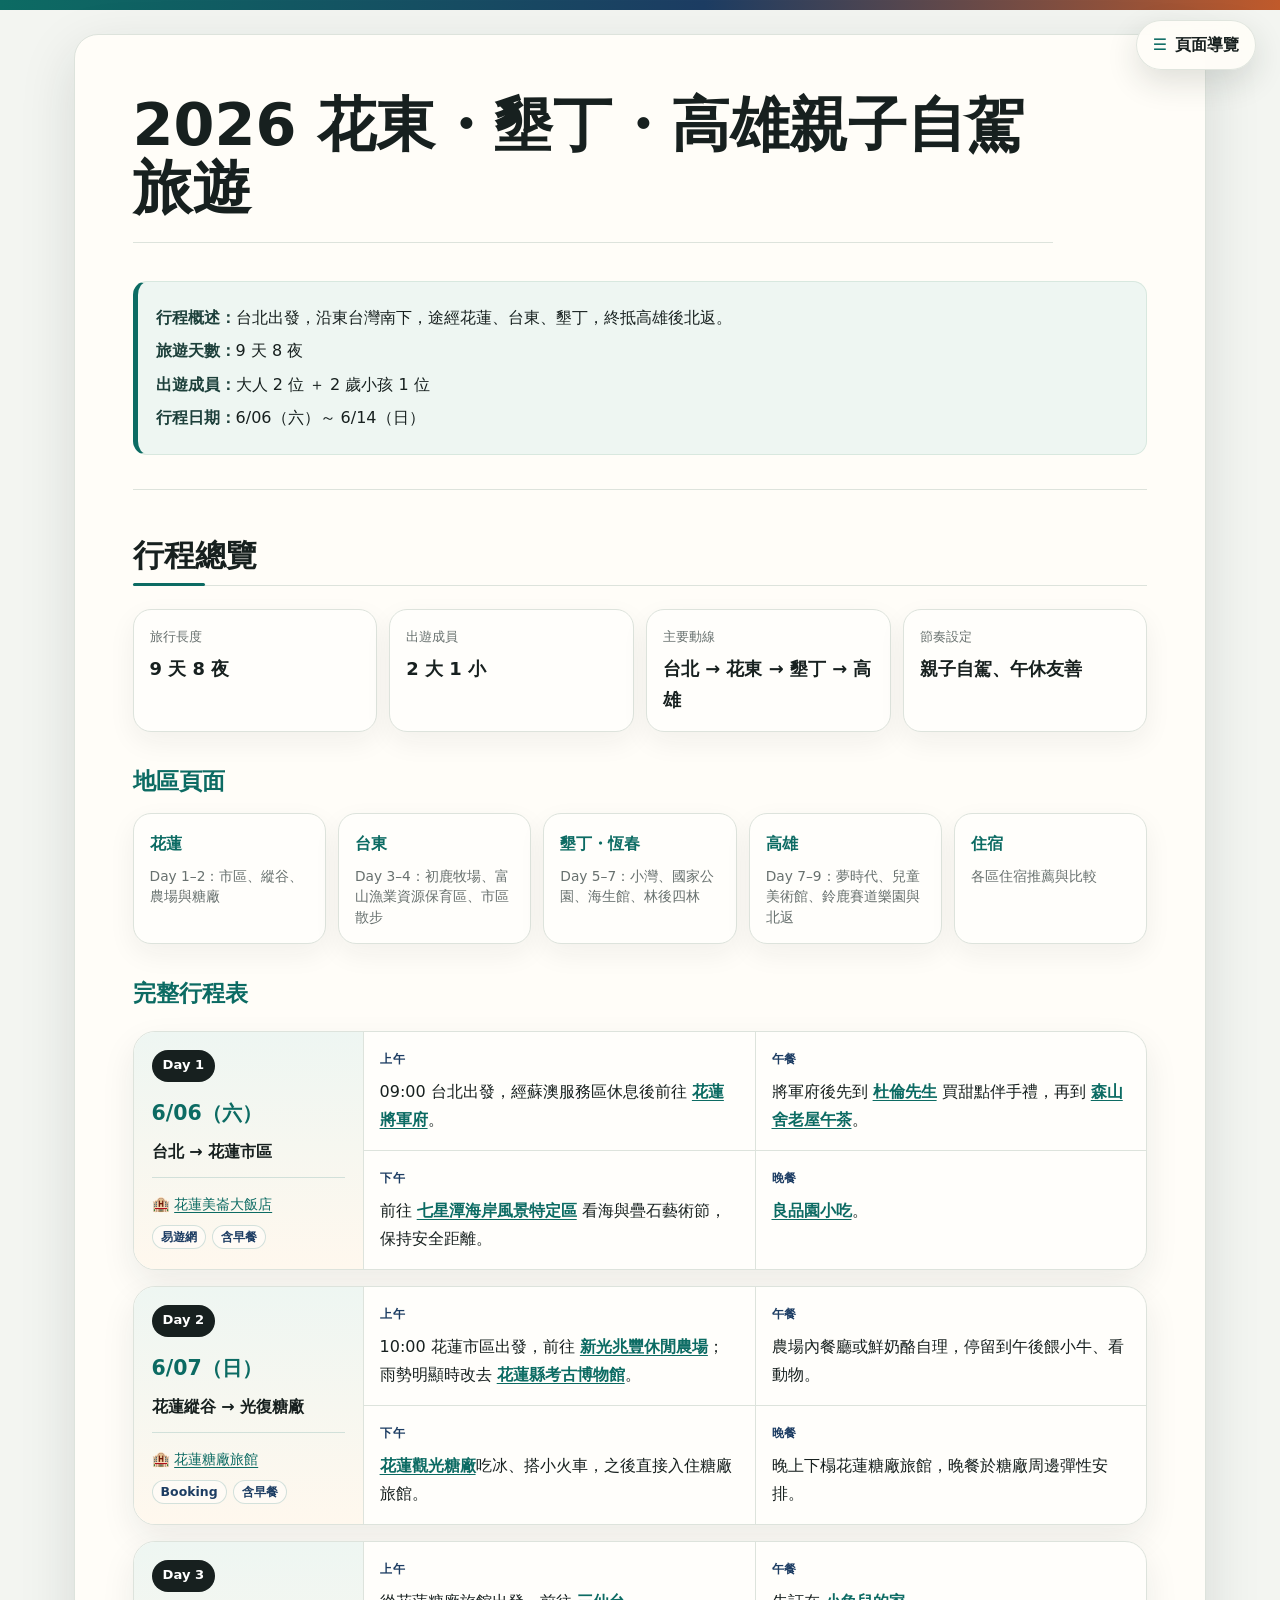
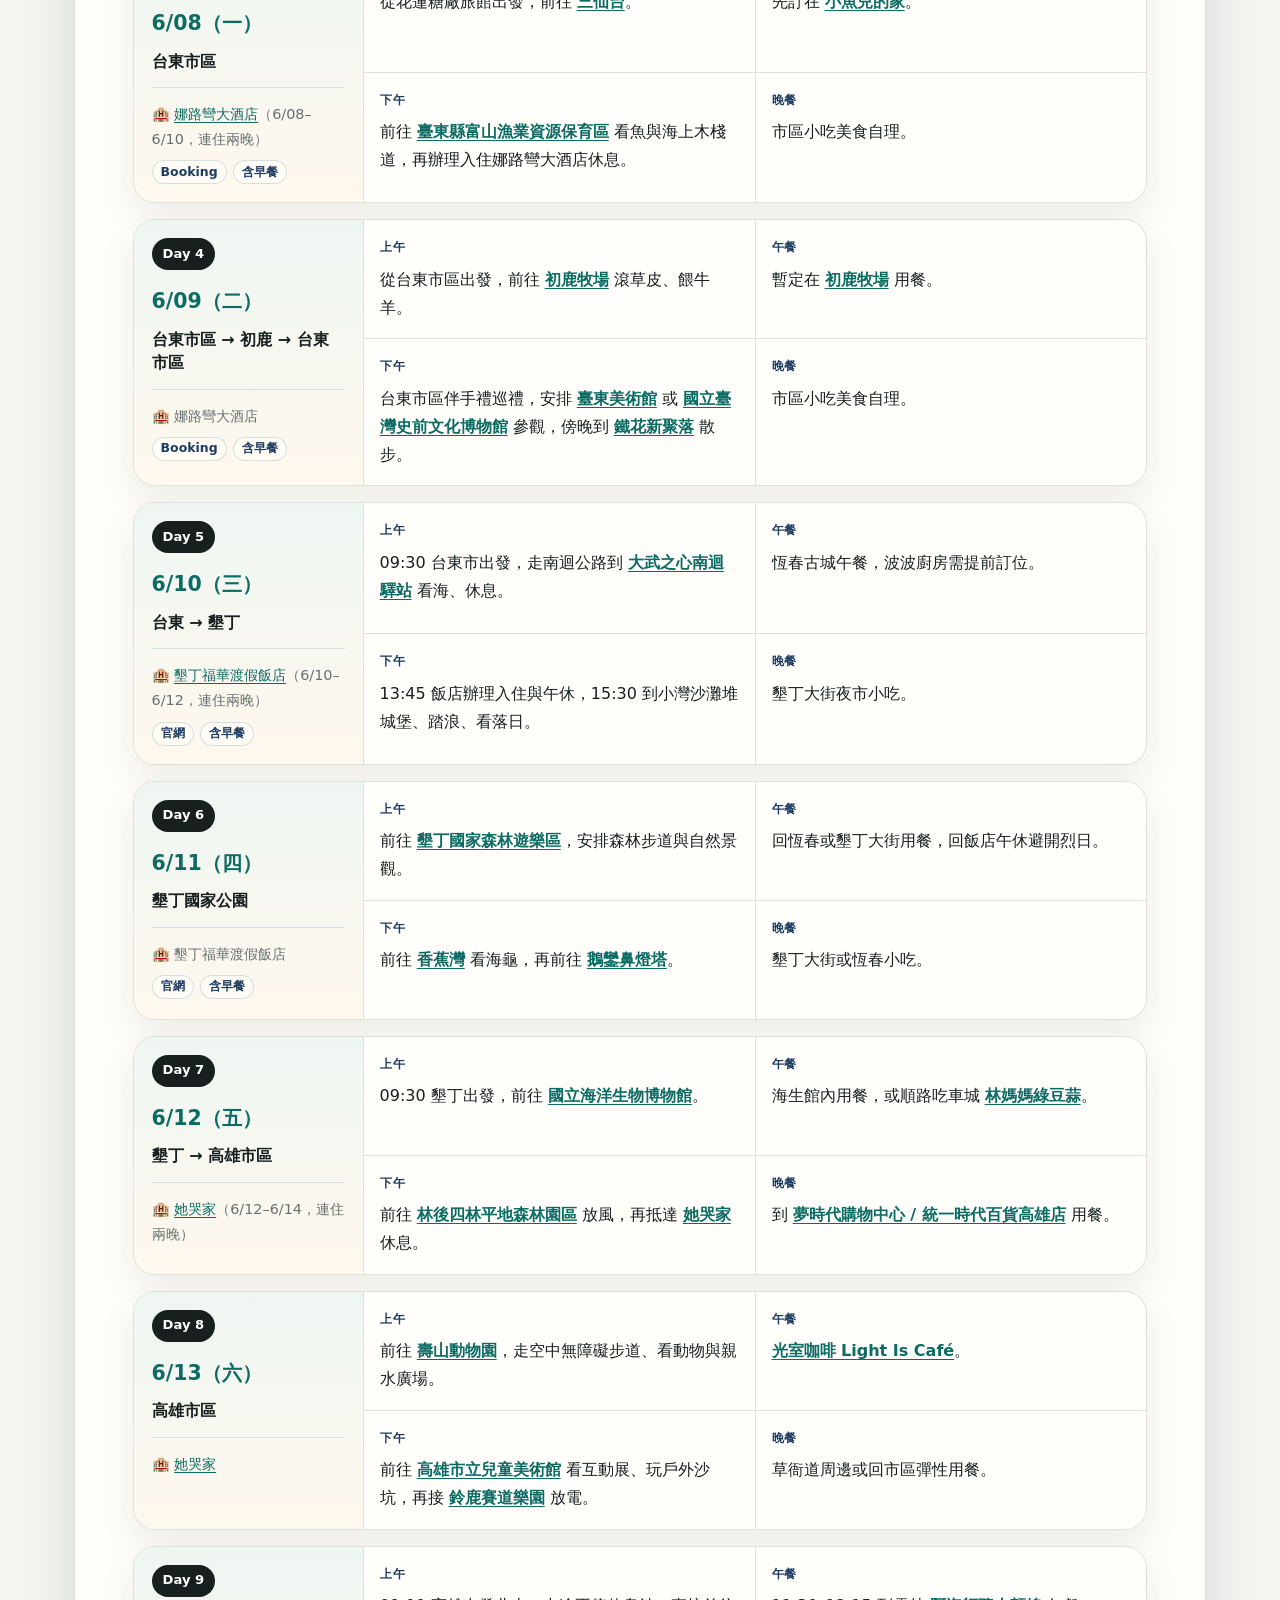
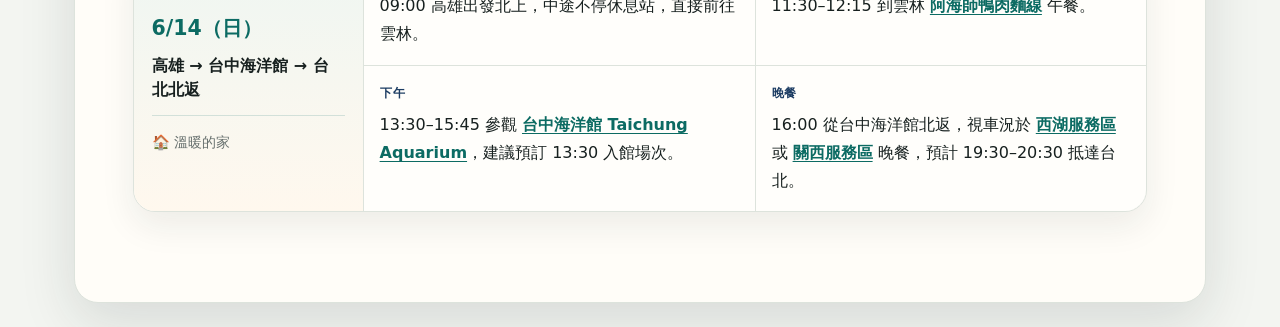
<file: index.html>
<!doctype html>
<html lang="zh-Hant">
  <head>
    <meta charset="utf-8">
    <meta name="viewport" content="width=device-width, initial-scale=1">
    <meta http-equiv="refresh" content="0; url=travel-report.html">
    <title>2026 花東・墾丁・高雄親子自駕旅遊</title>
    <link rel="canonical" href="travel-report.html">
  </head>
  <body>
    <p><a href="travel-report.html">前往行程總覽</a></p>
  </body>
</html>
</file>
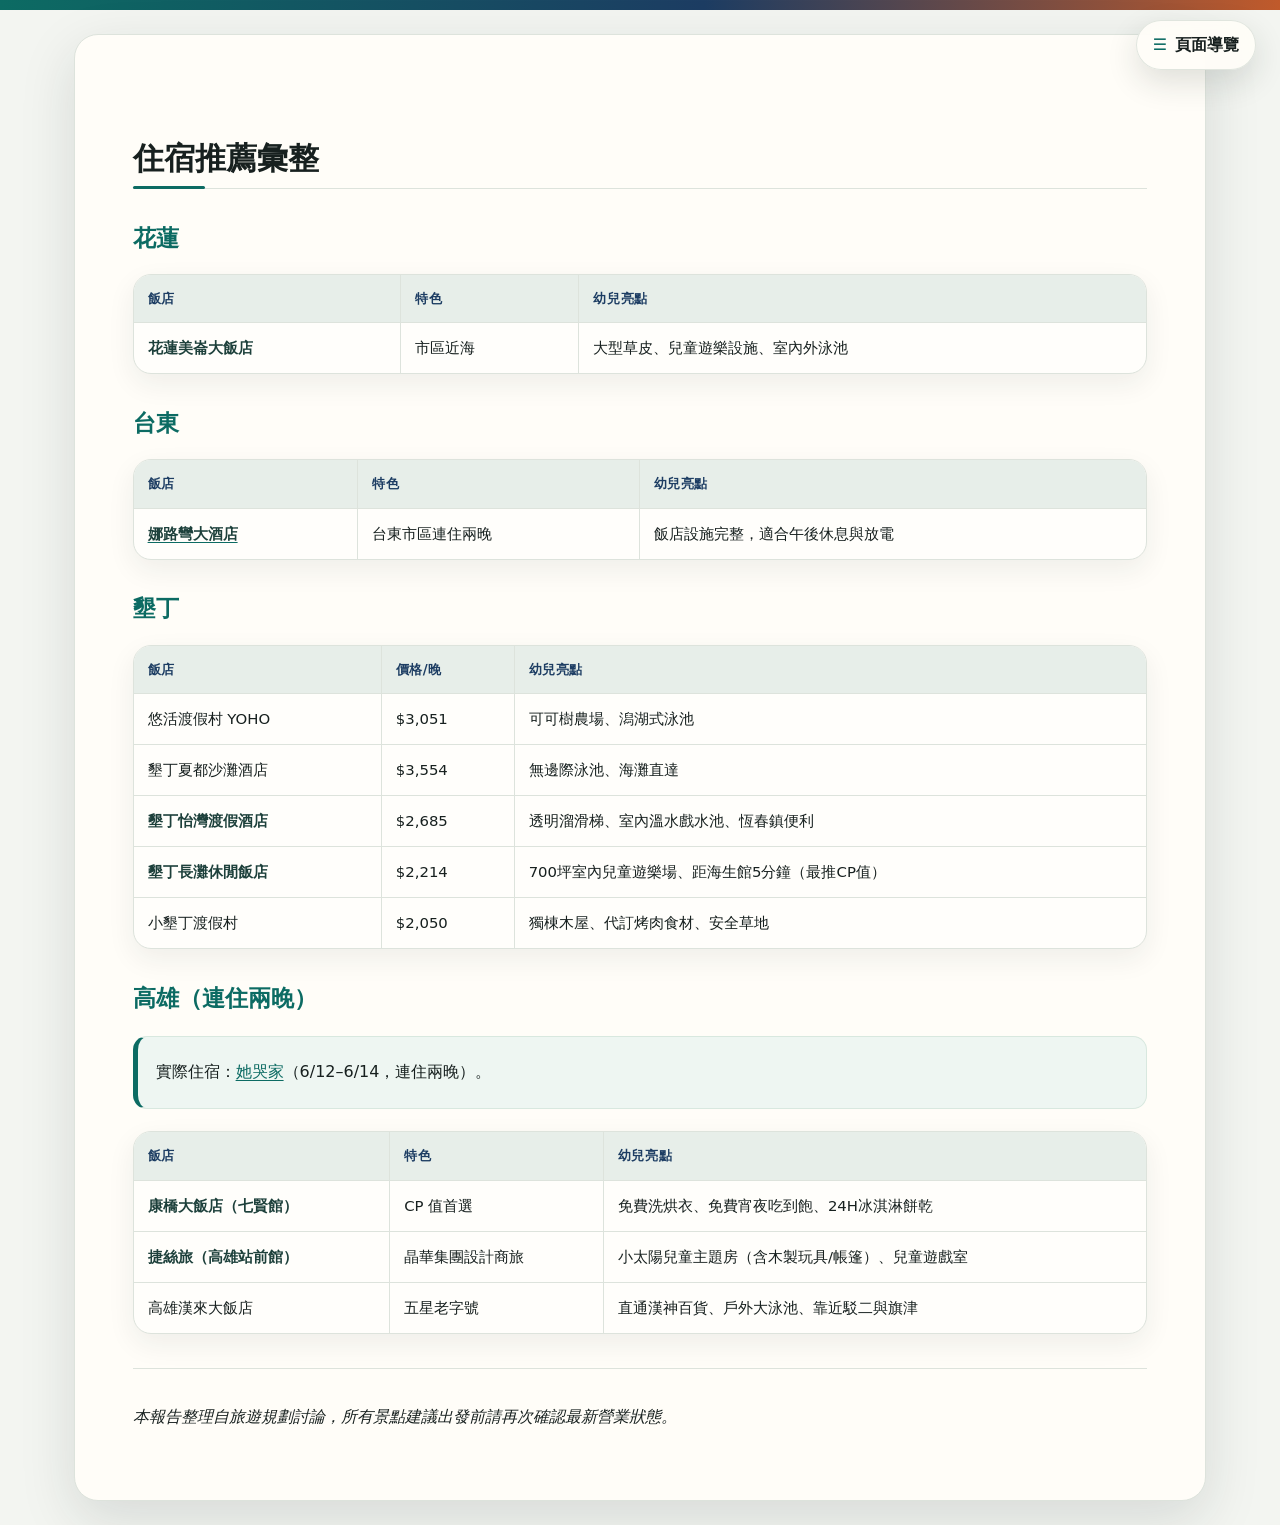
<file: hotels.html>
<!doctype html>
<html lang="zh-Hant">
  <head>
    <meta charset="utf-8">
    <meta name="viewport" content="width=device-width, initial-scale=1">
    <title>住宿推薦彙整｜2026 花東・墾丁・高雄親子自駕旅遊</title>
    <link rel="stylesheet" href="styles.css">
  </head>
  <body>
        <div class="shell">
      <aside class="site-nav"><details><summary>頁面導覽</summary>
        <nav><a class="level-2" href="travel-report.html#行程總覽">行程總覽</a><a class="level-3" href="travel-report.html#完整行程表">完整行程表</a><a class="level-2" href="hualien.html">花蓮 Day 1–2</a><a class="level-2" href="taitung.html">台東 Day 3–4</a><a class="level-2" href="kenting.html">墾丁・恆春 Day 5–7</a><a class="level-2" href="kaohsiung.html">高雄 Day 7–9</a><a class="level-2 current" href="hotels.html">住宿推薦彙整</a>
        </nav>
      </details>
      </aside>
      <main>
<h2 id="住宿推薦彙整"><a class="anchor" href="#住宿推薦彙整" aria-label="前往本段">#</a>住宿推薦彙整
        </h2>
        <h3 id="花蓮"><a class="anchor" href="#花蓮" aria-label="前往本段">#</a>花蓮
        </h3>
        <div class="table-wrap">
          <table>
            <thead>
              <tr>
                <th>
                  飯店
                </th>
                <th>
                  特色
                </th>
                <th>
                  幼兒亮點
                </th>
              </tr>
            </thead>
            <tbody>
              <tr>
                <td><strong>花蓮美崙大飯店</strong>
                </td>
                <td>
                  市區近海
                </td>
                <td>
                  大型草皮、兒童遊樂設施、室內外泳池
                </td>
              </tr>
            </tbody>
          </table>
        </div>
        <h3 id="台東"><a class="anchor" href="#台東" aria-label="前往本段">#</a>台東
        </h3>
        <div class="table-wrap">
          <table>
            <thead>
              <tr>
                <th>
                  飯店
                </th>
                <th>
                  特色
                </th>
                <th>
                  幼兒亮點
                </th>
              </tr>
            </thead>
            <tbody>
              <tr>
                <td><a href="https://maps.app.goo.gl/UTFdqZ2UegujuhDb8" target="_blank" rel="noopener noreferrer"><strong>娜路彎大酒店</strong></a>
                </td>
                <td>
                  台東市區連住兩晚
                </td>
                <td>
                  飯店設施完整，適合午後休息與放電
                </td>
              </tr>
            </tbody>
          </table>
        </div>
        <h3 id="墾丁"><a class="anchor" href="#墾丁" aria-label="前往本段">#</a>墾丁
        </h3>
        <div class="table-wrap">
          <table>
            <thead>
              <tr>
                <th>
                  飯店
                </th>
                <th>
                  價格/晚
                </th>
                <th>
                  幼兒亮點
                </th>
              </tr>
            </thead>
            <tbody>
              <tr>
                <td>
                  悠活渡假村 YOHO
                </td>
                <td>
                  $3,051
                </td>
                <td>
                  可可樹農場、潟湖式泳池
                </td>
              </tr>
              <tr>
                <td>
                  墾丁夏都沙灘酒店
                </td>
                <td>
                  $3,554
                </td>
                <td>
                  無邊際泳池、海灘直達
                </td>
              </tr>
              <tr>
                <td><strong>墾丁怡灣渡假酒店</strong>
                </td>
                <td>
                  $2,685
                </td>
                <td>
                  透明溜滑梯、室內溫水戲水池、恆春鎮便利
                </td>
              </tr>
              <tr>
                <td><strong>墾丁長灘休閒飯店</strong>
                </td>
                <td>
                  $2,214
                </td>
                <td>
                  700坪室內兒童遊樂場、距海生館5分鐘（最推CP值）
                </td>
              </tr>
              <tr>
                <td>
                  小墾丁渡假村
                </td>
                <td>
                  $2,050
                </td>
                <td>
                  獨棟木屋、代訂烤肉食材、安全草地
                </td>
              </tr>
            </tbody>
          </table>
        </div>
        <h3 id="高雄連住兩晚"><a class="anchor" href="#高雄連住兩晚" aria-label="前往本段">#</a>高雄（連住兩晚）
        </h3>
        <blockquote>
          <p>
            實際住宿：<a href="https://maps.app.goo.gl/FeRyoRjPgziD1CNR8" target="_blank" rel="noopener noreferrer">她哭家</a>（6/12–6/14，連住兩晚）。
          </p>
        </blockquote>
        <div class="table-wrap">
          <table>
            <thead>
              <tr>
                <th>
                  飯店
                </th>
                <th>
                  特色
                </th>
                <th>
                  幼兒亮點
                </th>
              </tr>
            </thead>
            <tbody>
              <tr>
                <td><strong>康橋大飯店（七賢館）</strong>
                </td>
                <td>
                  CP 值首選
                </td>
                <td>
                  免費洗烘衣、免費宵夜吃到飽、24H冰淇淋餅乾
                </td>
              </tr>
              <tr>
                <td><strong>捷絲旅（高雄站前館）</strong>
                </td>
                <td>
                  晶華集團設計商旅
                </td>
                <td>
                  小太陽兒童主題房（含木製玩具/帳篷）、兒童遊戲室
                </td>
              </tr>
              <tr>
                <td>
                  高雄漢來大飯店
                </td>
                <td>
                  五星老字號
                </td>
                <td>
                  直通漢神百貨、戶外大泳池、靠近駁二與旗津
                </td>
              </tr>
            </tbody>
          </table>
        </div>
        <hr>
        <p><em>本報告整理自旅遊規劃討論，所有景點建議出發前請再次確認最新營業狀態。</em>
        </p>
      </main>
    </div>
  </body>
</html>
</file>
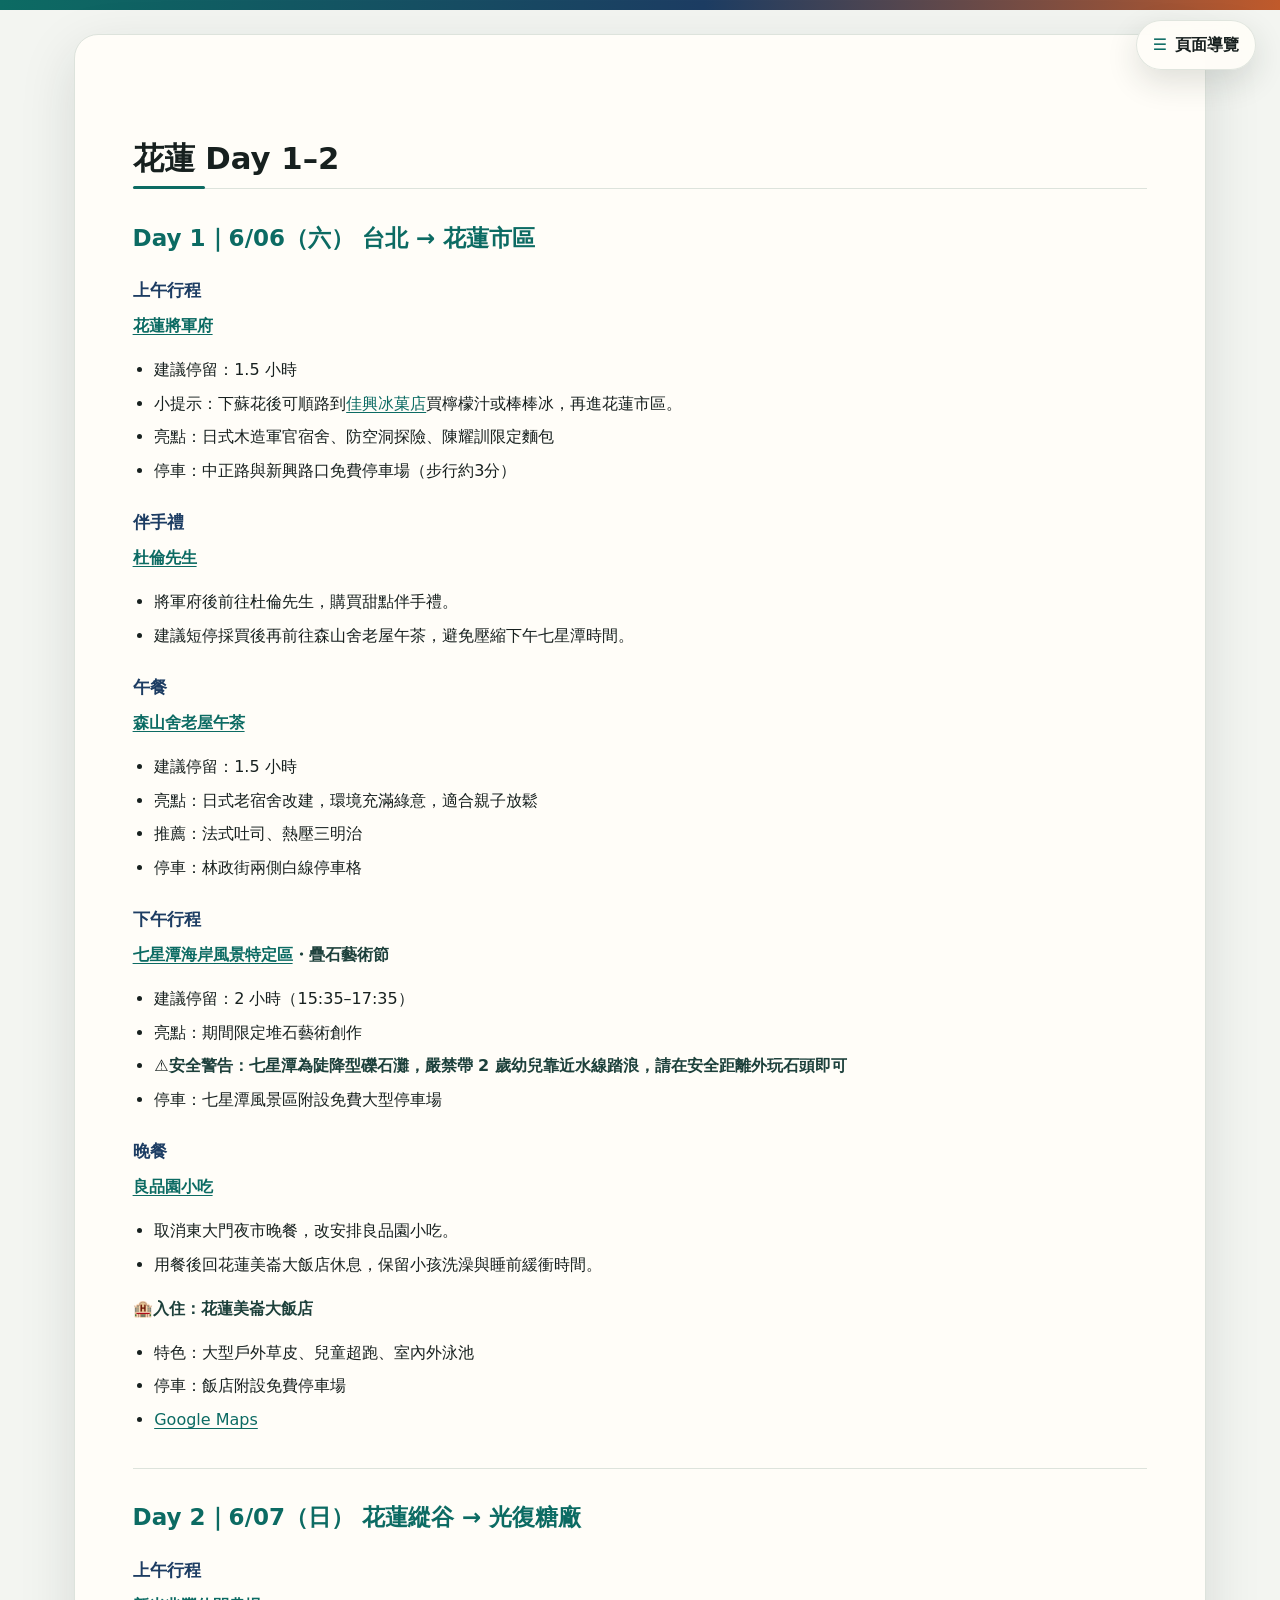
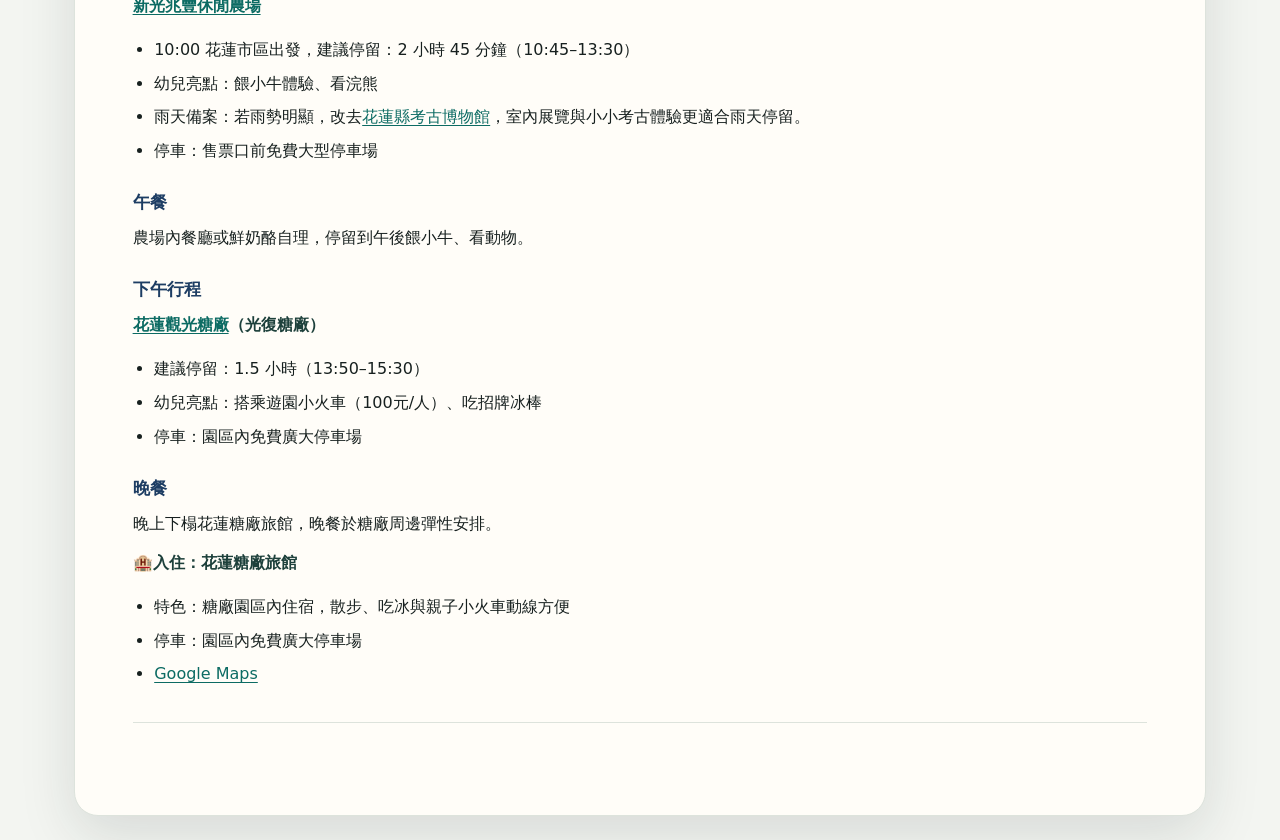
<file: hualien.html>
<!doctype html>
<html lang="zh-Hant">
  <head>
    <meta charset="utf-8">
    <meta name="viewport" content="width=device-width, initial-scale=1">
    <title>花蓮 Day 1–2｜2026 花東・墾丁・高雄親子自駕旅遊</title>
    <link rel="stylesheet" href="styles.css">
  </head>
  <body>
        <div class="shell">
      <aside class="site-nav"><details><summary>頁面導覽</summary>
        <nav><a class="level-2" href="travel-report.html#行程總覽">行程總覽</a><a class="level-3" href="travel-report.html#完整行程表">完整行程表</a><a class="level-2 current" href="hualien.html">花蓮 Day 1–2</a><a class="level-2" href="taitung.html">台東 Day 3–4</a><a class="level-2" href="kenting.html">墾丁・恆春 Day 5–7</a><a class="level-2" href="kaohsiung.html">高雄 Day 7–9</a><a class="level-2" href="hotels.html">住宿推薦彙整</a>
        </nav>
      </details>
      </aside>
      <main>
<h2 id="花蓮-day-12"><a class="anchor" href="#花蓮-day-12" aria-label="前往本段">#</a>花蓮 Day 1–2
        </h2>
        <h3 id="day-1606六-台北-花蓮市區"><a class="anchor" href="#day-1606六-台北-花蓮市區" aria-label="前往本段">#</a>Day 1｜6/06（六） 台北 → 花蓮市區
        </h3>
        <h4 id="上午行程"><a class="anchor" href="#上午行程" aria-label="前往本段">#</a>上午行程
        </h4>
        <p><strong><a href="https://maps.app.goo.gl/KEyNh7Xmm4biMWue8" target="_blank" rel="noopener noreferrer">花蓮將軍府</a></strong>
        </p>
        <ul>
          <li>
            建議停留：1.5 小時
          </li>
          <li>
            小提示：下蘇花後可順路到<a href="https://maps.app.goo.gl/UPVBQ5heVML99rhy9" target="_blank" rel="noopener noreferrer">佳興冰菓店</a>買檸檬汁或棒棒冰，再進花蓮市區。
          </li>
          <li>
            亮點：日式木造軍官宿舍、防空洞探險、陳耀訓限定麵包
          </li>
          <li>
            停車：中正路與新興路口免費停車場（步行約3分）
          </li>
        </ul>
        <h4 id="伴手禮"><a class="anchor" href="#伴手禮" aria-label="前往本段">#</a>伴手禮
        </h4>
        <p><strong><a href="https://maps.app.goo.gl/PUrhXHm2AUZ8VAhf9" target="_blank" rel="noopener noreferrer">杜倫先生</a></strong>
        </p>
        <ul>
          <li>
            將軍府後前往杜倫先生，購買甜點伴手禮。
          </li>
          <li>
            建議短停採買後再前往森山舍老屋午茶，避免壓縮下午七星潭時間。
          </li>
        </ul>
        <h4 id="午餐"><a class="anchor" href="#午餐" aria-label="前往本段">#</a>午餐
        </h4>
        <p><strong><a href="https://maps.app.goo.gl/aggR2kgdwiRvy5ez7" target="_blank" rel="noopener noreferrer">森山舍老屋午茶</a></strong>
        </p>
        <ul>
          <li>
            建議停留：1.5 小時
          </li>
          <li>
            亮點：日式老宿舍改建，環境充滿綠意，適合親子放鬆
          </li>
          <li>
            推薦：法式吐司、熱壓三明治
          </li>
          <li>
            停車：林政街兩側白線停車格
          </li>
        </ul>
        <h4 id="下午行程"><a class="anchor" href="#下午行程" aria-label="前往本段">#</a>下午行程
        </h4>
        <p><strong><a href="https://maps.app.goo.gl/ko9EMfVkUgKULwuv5" target="_blank" rel="noopener noreferrer">七星潭海岸風景特定區</a>・疊石藝術節</strong>
        </p>
        <ul>
          <li>
            建議停留：2 小時（15:35–17:35）
          </li>
          <li>
            亮點：期間限定堆石藝術創作
          </li>
          <li>
            ⚠️<strong>安全警告：七星潭為陡降型礫石灘，嚴禁帶 2 歲幼兒靠近水線踏浪，請在安全距離外玩石頭即可</strong>
          </li>
          <li>
            停車：七星潭風景區附設免費大型停車場
          </li>
        </ul>
        <h4 id="晚餐"><a class="anchor" href="#晚餐" aria-label="前往本段">#</a>晚餐
        </h4>
        <p><strong><a href="https://maps.app.goo.gl/iEVrqzTUUbWWz5279?g_st=ic" target="_blank" rel="noopener noreferrer">良品園小吃</a></strong>
        </p>
        <ul>
          <li>
            取消東大門夜市晚餐，改安排良品園小吃。
          </li>
          <li>
            用餐後回花蓮美崙大飯店休息，保留小孩洗澡與睡前緩衝時間。
          </li>
        </ul>
        <p>
          🏨<strong>入住：花蓮美崙大飯店</strong>
        </p>
        <ul>
          <li>
            特色：大型戶外草皮、兒童超跑、室內外泳池
          </li>
          <li>
            停車：飯店附設免費停車場
          </li>
          <li><a href="https://maps.app.goo.gl/XQbjMdF6q9JBoRjg6" target="_blank" rel="noopener noreferrer">Google Maps</a>
          </li>
        </ul>
        <hr>
        <h3 id="day-2607日-花蓮縱谷-光復糖廠"><a class="anchor" href="#day-2607日-花蓮縱谷-光復糖廠" aria-label="前往本段">#</a>Day 2｜6/07（日） 花蓮縱谷 → 光復糖廠
        </h3>
        <h4 id="day-2-上午行程"><a class="anchor" href="#day-2-上午行程" aria-label="前往本段">#</a>上午行程
        </h4>
        <p><strong><a href="https://maps.app.goo.gl/9DMTCtG3RLHDRBK19" target="_blank" rel="noopener noreferrer">新光兆豐休閒農場</a></strong>
        </p>
        <ul>
          <li>
            10:00 花蓮市區出發，建議停留：2 小時 45 分鐘（10:45–13:30）
          </li>
          <li>
            幼兒亮點：餵小牛體驗、看浣熊
          </li>
          <li>
            雨天備案：若雨勢明顯，改去<a href="https://maps.google.com/?q=%E8%8A%B1%E8%93%AE%E7%B8%A3%E8%80%83%E5%8F%A4%E5%8D%9A%E7%89%A9%E9%A4%A8" target="_blank" rel="noopener noreferrer">花蓮縣考古博物館</a>，室內展覽與小小考古體驗更適合雨天停留。
          </li>
          <li>
            停車：售票口前免費大型停車場
          </li>
        </ul>
        <h4 id="day-2-午餐"><a class="anchor" href="#day-2-午餐" aria-label="前往本段">#</a>午餐
        </h4>
        <p>
          農場內餐廳或鮮奶酪自理，停留到午後餵小牛、看動物。
        </p>
        <h4 id="day-2-下午行程"><a class="anchor" href="#day-2-下午行程" aria-label="前往本段">#</a>下午行程
        </h4>
        <p><strong><a href="https://maps.app.goo.gl/prsnEJCy7SnuZC7K9" target="_blank" rel="noopener noreferrer">花蓮觀光糖廠</a>（光復糖廠）</strong>
        </p>
        <ul>
          <li>
            建議停留：1.5 小時（13:50–15:30）
          </li>
          <li>
            幼兒亮點：搭乘遊園小火車（100元/人）、吃招牌冰棒
          </li>
          <li>
            停車：園區內免費廣大停車場
          </li>
        </ul>
        <h4 id="day-2-晚餐"><a class="anchor" href="#day-2-晚餐" aria-label="前往本段">#</a>晚餐
        </h4>
        <p>
          晚上下榻花蓮糖廠旅館，晚餐於糖廠周邊彈性安排。
        </p>
        <p>
          🏨<strong>入住：花蓮糖廠旅館</strong>
        </p>
        <ul>
          <li>
            特色：糖廠園區內住宿，散步、吃冰與親子小火車動線方便
          </li>
          <li>
            停車：園區內免費廣大停車場
          </li>
          <li><a href="https://maps.app.goo.gl/y5axtPPMtjKob8ox6" target="_blank" rel="noopener noreferrer">Google Maps</a>
          </li>
        </ul>
        <hr>
      </main>
    </div>
  </body>
</html>
</file>
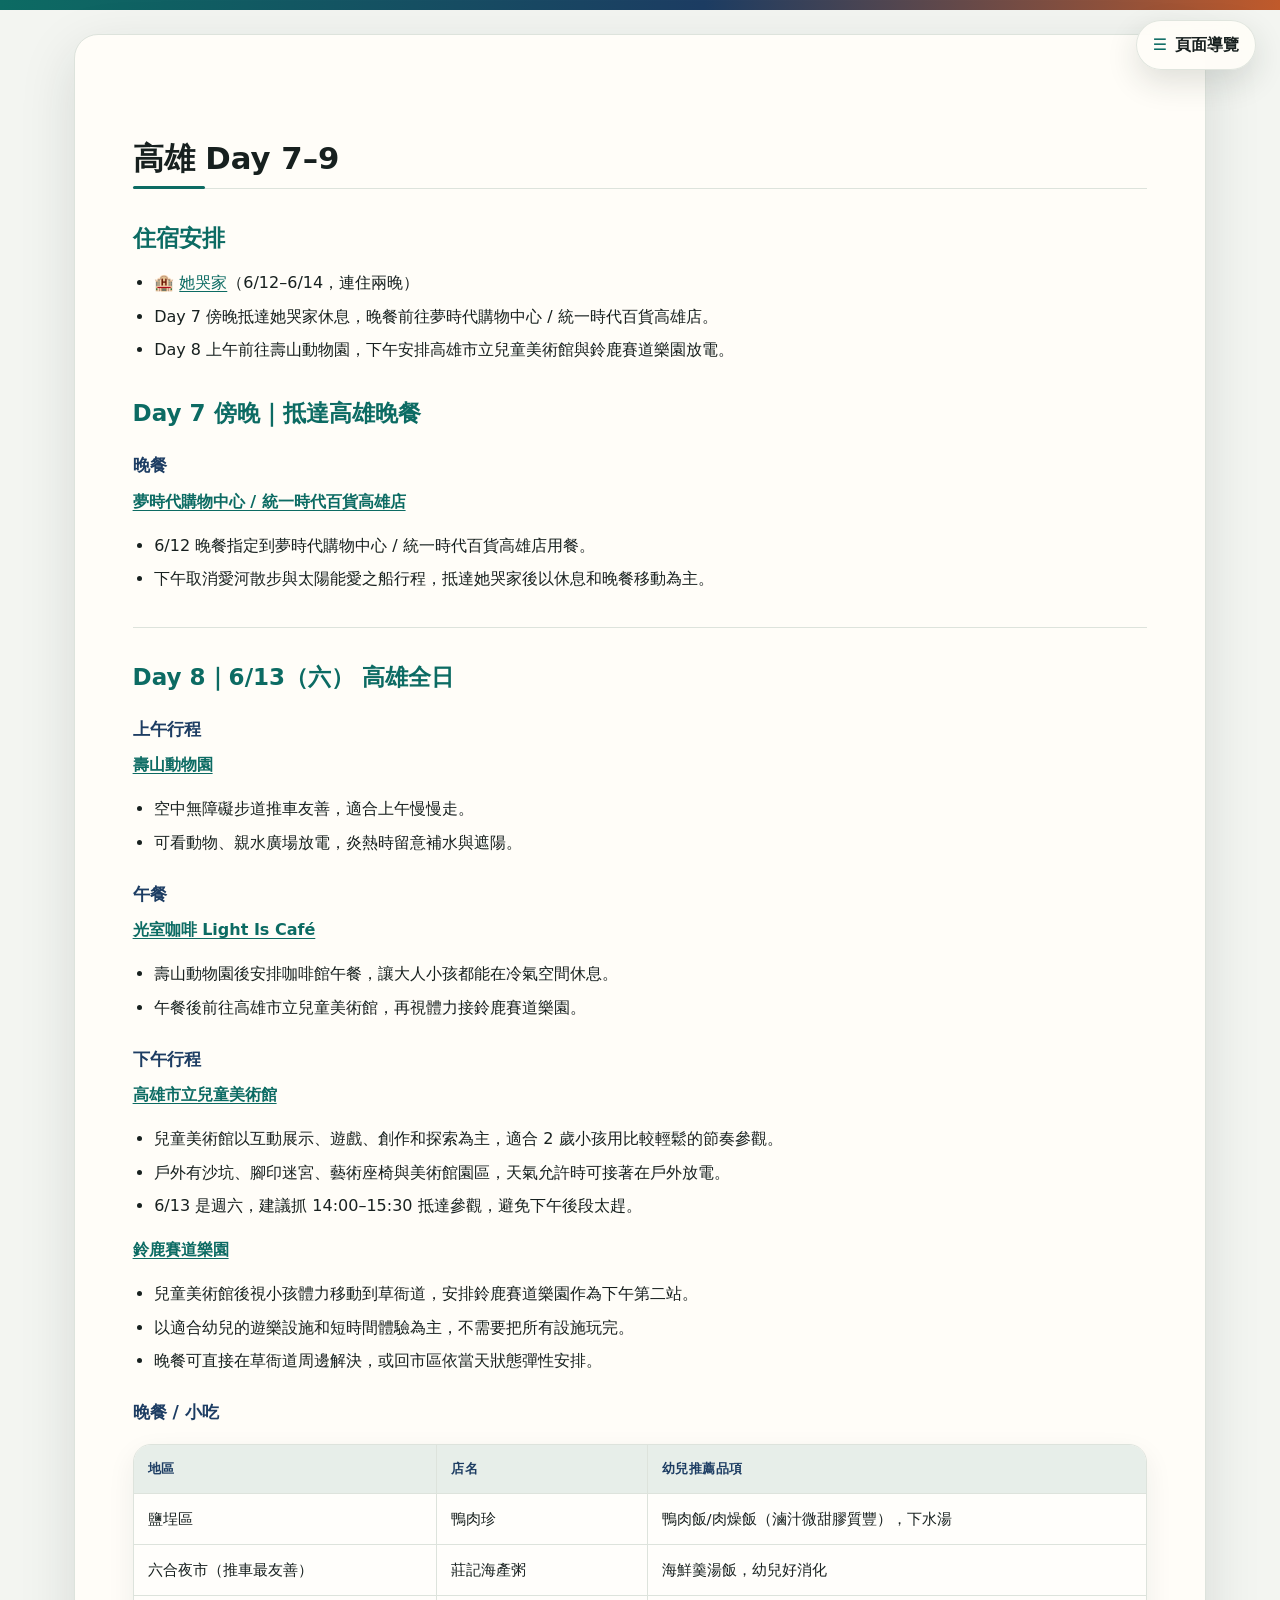
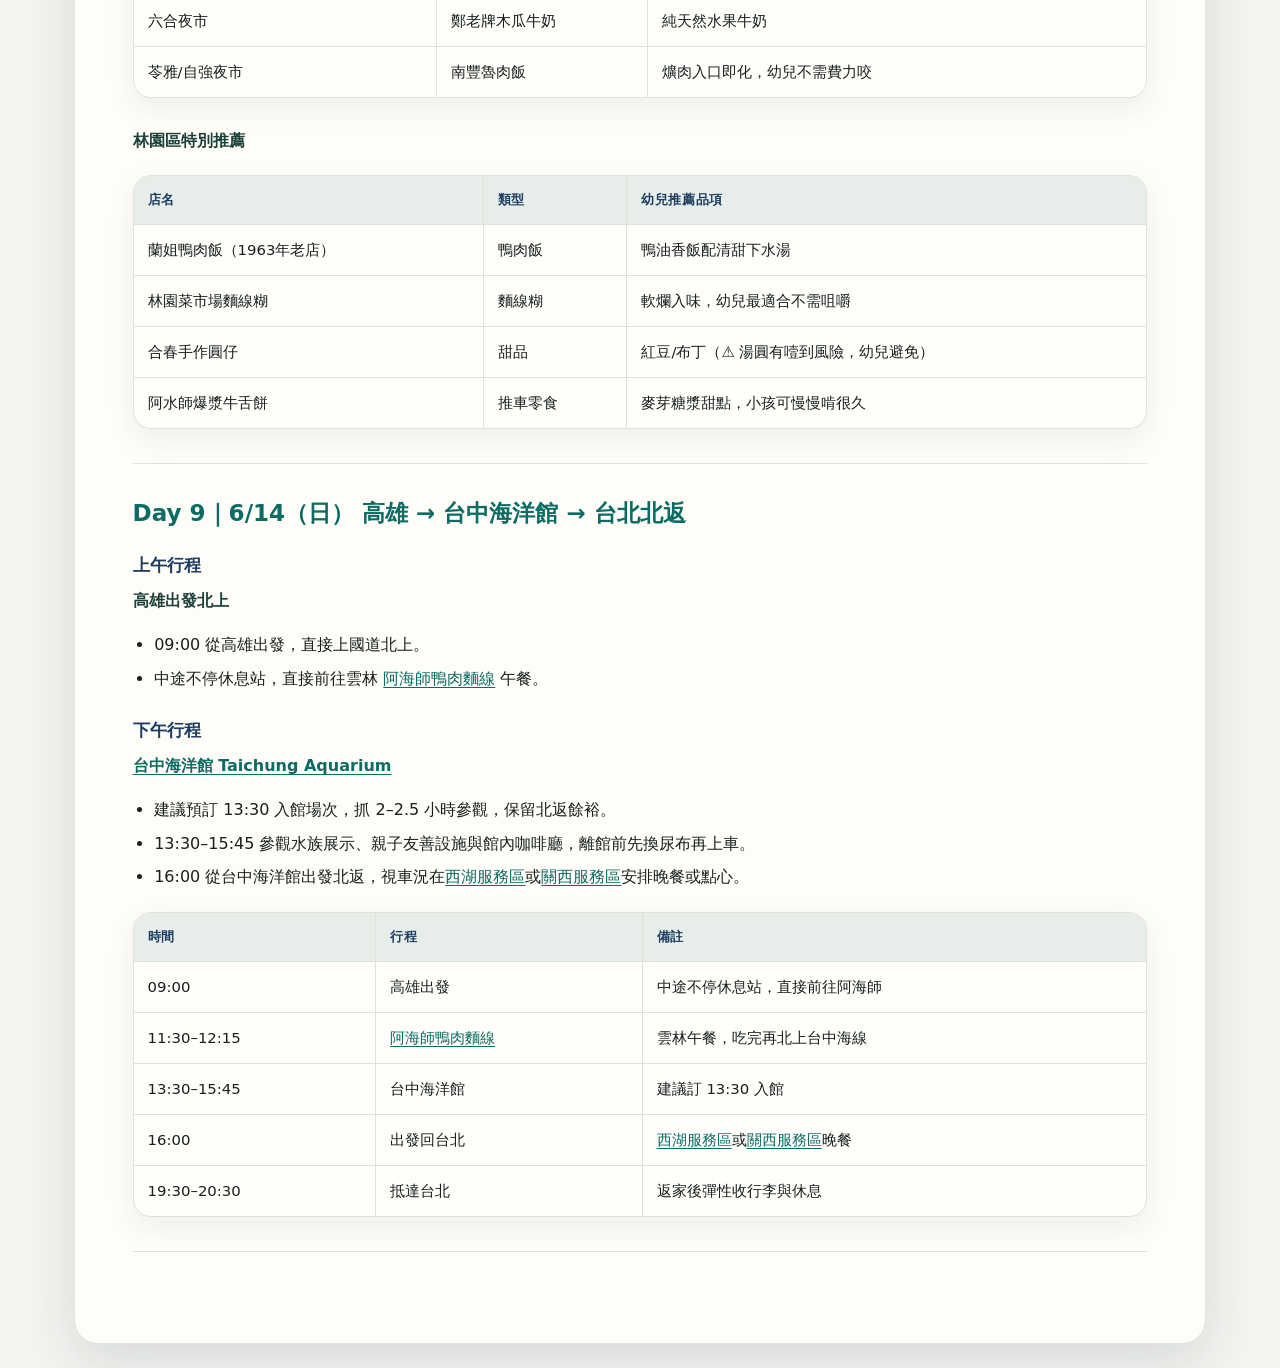
<file: kaohsiung.html>
<!doctype html>
<html lang="zh-Hant">
  <head>
    <meta charset="utf-8">
    <meta name="viewport" content="width=device-width, initial-scale=1">
    <title>高雄 Day 7–9｜2026 花東・墾丁・高雄親子自駕旅遊</title>
    <link rel="stylesheet" href="styles.css">
  </head>
  <body>
        <div class="shell">
      <aside class="site-nav"><details><summary>頁面導覽</summary>
        <nav><a class="level-2" href="travel-report.html#行程總覽">行程總覽</a><a class="level-3" href="travel-report.html#完整行程表">完整行程表</a><a class="level-2" href="hualien.html">花蓮 Day 1–2</a><a class="level-2" href="taitung.html">台東 Day 3–4</a><a class="level-2" href="kenting.html">墾丁・恆春 Day 5–7</a><a class="level-2 current" href="kaohsiung.html">高雄 Day 7–9</a><a class="level-2" href="hotels.html">住宿推薦彙整</a>
        </nav>
      </details>
      </aside>
      <main>
<h2 id="高雄-day-79"><a class="anchor" href="#高雄-day-79" aria-label="前往本段">#</a>高雄 Day 7–9
        </h2>
        <h3 id="住宿安排-3"><a class="anchor" href="#住宿安排-3" aria-label="前往本段">#</a>住宿安排
        </h3>
        <ul>
          <li>
            🏨 <a href="https://maps.app.goo.gl/FeRyoRjPgziD1CNR8" target="_blank" rel="noopener noreferrer">她哭家</a>（6/12–6/14，連住兩晚）
          </li>
          <li>
            Day 7 傍晚抵達她哭家休息，晚餐前往夢時代購物中心 / 統一時代百貨高雄店。
          </li>
          <li>
            Day 8 上午前往壽山動物園，下午安排高雄市立兒童美術館與鈴鹿賽道樂園放電。
          </li>
        </ul>
        <h3 id="day-7-傍晚抵達高雄晚餐"><a class="anchor" href="#day-7-傍晚抵達高雄晚餐" aria-label="前往本段">#</a>Day 7 傍晚｜抵達高雄晚餐
        </h3>
        <h4 id="晚餐-2"><a class="anchor" href="#晚餐-2" aria-label="前往本段">#</a>晚餐
        </h4>
        <p><strong><a href="https://maps.app.goo.gl/beFBJTQfVJWjb9VTA" target="_blank" rel="noopener noreferrer">夢時代購物中心 / 統一時代百貨高雄店</a></strong>
        </p>
        <ul>
          <li>
            6/12 晚餐指定到夢時代購物中心 / 統一時代百貨高雄店用餐。
          </li>
          <li>
            下午取消愛河散步與太陽能愛之船行程，抵達她哭家後以休息和晚餐移動為主。
          </li>
        </ul>
        <hr>
        <h3 id="day-8613六-高雄全日"><a class="anchor" href="#day-8613六-高雄全日" aria-label="前往本段">#</a>Day 8｜6/13（六） 高雄全日
        </h3>
        <h4 id="上午行程-6"><a class="anchor" href="#上午行程-6" aria-label="前往本段">#</a>上午行程
        </h4>
        <p><strong><a href="https://maps.app.goo.gl/u48EFhk29w7CC5Y8A" target="_blank" rel="noopener noreferrer">壽山動物園</a></strong>
        </p>
        <ul>
          <li>
            空中無障礙步道推車友善，適合上午慢慢走。
          </li>
          <li>
            可看動物、親水廣場放電，炎熱時留意補水與遮陽。
          </li>
        </ul>
        <h4 id="午餐-2"><a class="anchor" href="#午餐-2" aria-label="前往本段">#</a>午餐
        </h4>
        <p><strong><a href="https://maps.app.goo.gl/aLD68UjAWWir7sam8" target="_blank" rel="noopener noreferrer">光室咖啡 Light Is Café</a></strong>
        </p>
        <ul>
          <li>
            壽山動物園後安排咖啡館午餐，讓大人小孩都能在冷氣空間休息。
          </li>
          <li>
            午餐後前往高雄市立兒童美術館，再視體力接鈴鹿賽道樂園。
          </li>
        </ul>
        <h4 id="下午行程-6"><a class="anchor" href="#下午行程-6" aria-label="前往本段">#</a>下午行程
        </h4>
        <p><strong><a href="https://maps.app.goo.gl/4RhQ1SyVKCTT5UaA6" target="_blank" rel="noopener noreferrer">高雄市立兒童美術館</a></strong>
        </p>
        <ul>
          <li>
            兒童美術館以互動展示、遊戲、創作和探索為主，適合 2 歲小孩用比較輕鬆的節奏參觀。
          </li>
          <li>
            戶外有沙坑、腳印迷宮、藝術座椅與美術館園區，天氣允許時可接著在戶外放電。
          </li>
          <li>
            6/13 是週六，建議抓 14:00–15:30 抵達參觀，避免下午後段太趕。
          </li>
        </ul>
        <p><strong><a href="https://maps.app.goo.gl/foVTQZA2cX1ms9yQ6" target="_blank" rel="noopener noreferrer">鈴鹿賽道樂園</a></strong>
        </p>
        <ul>
          <li>
            兒童美術館後視小孩體力移動到草衙道，安排鈴鹿賽道樂園作為下午第二站。
          </li>
          <li>
            以適合幼兒的遊樂設施和短時間體驗為主，不需要把所有設施玩完。
          </li>
          <li>
            晚餐可直接在草衙道周邊解決，或回市區依當天狀態彈性安排。
          </li>
        </ul>
        <h4 id="晚餐-小吃"><a class="anchor" href="#晚餐-小吃" aria-label="前往本段">#</a>晚餐 / 小吃
        </h4>
        <div class="table-wrap">
          <table>
            <thead>
              <tr>
                <th>
                  地區
                </th>
                <th>
                  店名
                </th>
                <th>
                  幼兒推薦品項
                </th>
              </tr>
            </thead>
            <tbody>
              <tr>
                <td>
                  鹽埕區
                </td>
                <td>
                  鴨肉珍
                </td>
                <td>
                  鴨肉飯/肉燥飯（滷汁微甜膠質豐），下水湯
                </td>
              </tr>
              <tr>
                <td>
                  六合夜市（推車最友善）
                </td>
                <td>
                  莊記海產粥
                </td>
                <td>
                  海鮮羹湯飯，幼兒好消化
                </td>
              </tr>
              <tr>
                <td>
                  六合夜市
                </td>
                <td>
                  鄭老牌木瓜牛奶
                </td>
                <td>
                  純天然水果牛奶
                </td>
              </tr>
              <tr>
                <td>
                  苓雅/自強夜市
                </td>
                <td>
                  南豐魯肉飯
                </td>
                <td>
                  爌肉入口即化，幼兒不需費力咬
                </td>
              </tr>
            </tbody>
          </table>
        </div>
        <p><strong>林園區特別推薦</strong>
        </p>
        <div class="table-wrap">
          <table>
            <thead>
              <tr>
                <th>
                  店名
                </th>
                <th>
                  類型
                </th>
                <th>
                  幼兒推薦品項
                </th>
              </tr>
            </thead>
            <tbody>
              <tr>
                <td>
                  蘭姐鴨肉飯（1963年老店）
                </td>
                <td>
                  鴨肉飯
                </td>
                <td>
                  鴨油香飯配清甜下水湯
                </td>
              </tr>
              <tr>
                <td>
                  林園菜市場麵線糊
                </td>
                <td>
                  麵線糊
                </td>
                <td>
                  軟爛入味，幼兒最適合不需咀嚼
                </td>
              </tr>
              <tr>
                <td>
                  合春手作圓仔
                </td>
                <td>
                  甜品
                </td>
                <td>
                  紅豆/布丁（⚠️ 湯圓有噎到風險，幼兒避免）
                </td>
              </tr>
              <tr>
                <td>
                  阿水師爆漿牛舌餅
                </td>
                <td>
                  推車零食
                </td>
                <td>
                  麥芽糖漿甜點，小孩可慢慢啃很久
                </td>
              </tr>
            </tbody>
          </table>
        </div>
        <hr>
        <h3 id="day-9614日-高雄-台中海洋館-台北北返"><a class="anchor" href="#day-9614日-高雄-台中海洋館-台北北返" aria-label="前往本段">#</a>Day 9｜6/14（日） 高雄 → 台中海洋館 → 台北北返
        </h3>
        <h4 id="上午行程-7"><a class="anchor" href="#上午行程-7" aria-label="前往本段">#</a>上午行程
        </h4>
        <p><strong>高雄出發北上</strong>
        </p>
        <ul>
          <li>
            09:00 從高雄出發，直接上國道北上。
          </li>
          <li>
            中途不停休息站，直接前往雲林 <a href="https://maps.app.goo.gl/iY9MBHGw7DcCjv966" target="_blank" rel="noopener noreferrer">阿海師鴨肉麵線</a> 午餐。
          </li>
        </ul>
        <h4 id="下午行程-7"><a class="anchor" href="#下午行程-7" aria-label="前往本段">#</a>下午行程
        </h4>
        <p><strong><a href="https://maps.app.goo.gl/yTDjvNYZGQPRmdC6A" target="_blank" rel="noopener noreferrer">台中海洋館 Taichung Aquarium</a></strong>
        </p>
        <ul>
          <li>
            建議預訂 13:30 入館場次，抓 2–2.5 小時參觀，保留北返餘裕。
          </li>
          <li>
            13:30–15:45 參觀水族展示、親子友善設施與館內咖啡廳，離館前先換尿布再上車。
          </li>
          <li>
            16:00 從台中海洋館出發北返，視車況在<a href="https://maps.app.goo.gl/aaxtssB2NrZuoV8SA" target="_blank" rel="noopener noreferrer">西湖服務區</a>或<a href="https://maps.app.goo.gl/n6nPFf7uvkx4Cjdo8" target="_blank" rel="noopener noreferrer">關西服務區</a>安排晚餐或點心。
          </li>
        </ul>
        <div class="table-wrap">
          <table>
            <thead>
              <tr>
                <th>
                  時間
                </th>
                <th>
                  行程
                </th>
                <th>
                  備註
                </th>
              </tr>
            </thead>
            <tbody>
              <tr>
                <td>
                  09:00
                </td>
                <td>
                  高雄出發
                </td>
                <td>
                  中途不停休息站，直接前往阿海師
                </td>
              </tr>
              <tr>
                <td>
                  11:30–12:15
                </td>
                <td>
                  <a href="https://maps.app.goo.gl/iY9MBHGw7DcCjv966" target="_blank" rel="noopener noreferrer">阿海師鴨肉麵線</a>
                </td>
                <td>
                  雲林午餐，吃完再北上台中海線
                </td>
              </tr>
              <tr>
                <td>
                  13:30–15:45
                </td>
                <td>
                  台中海洋館
                </td>
                <td>
                  建議訂 13:30 入館
                </td>
              </tr>
              <tr>
                <td>
                  16:00
                </td>
                <td>
                  出發回台北
                </td>
                <td>
                  <a href="https://maps.app.goo.gl/aaxtssB2NrZuoV8SA" target="_blank" rel="noopener noreferrer">西湖服務區</a>或<a href="https://maps.app.goo.gl/n6nPFf7uvkx4Cjdo8" target="_blank" rel="noopener noreferrer">關西服務區</a>晚餐
                </td>
              </tr>
              <tr>
                <td>
                  19:30–20:30
                </td>
                <td>
                  抵達台北
                </td>
                <td>
                  返家後彈性收行李與休息
                </td>
              </tr>
            </tbody>
          </table>
        </div>
        <hr>
      </main>
    </div>
  </body>
</html>
</file>
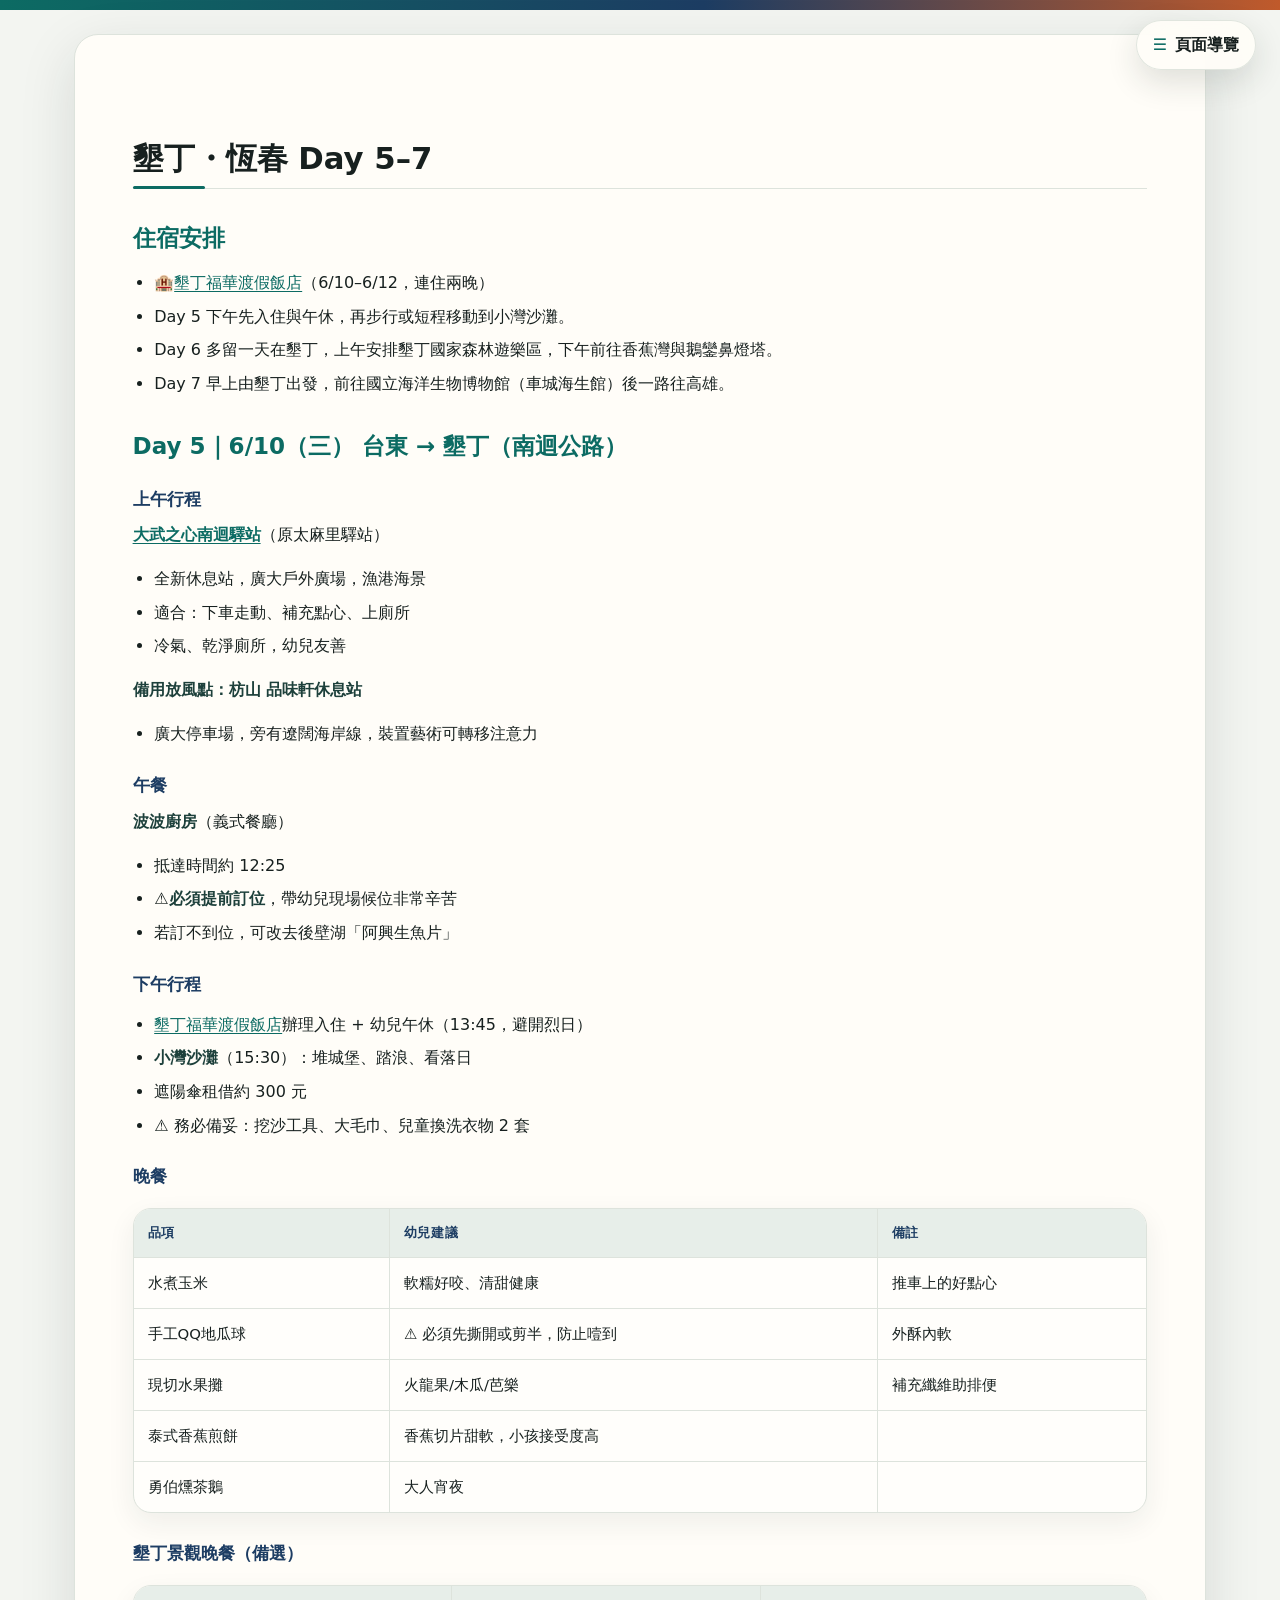
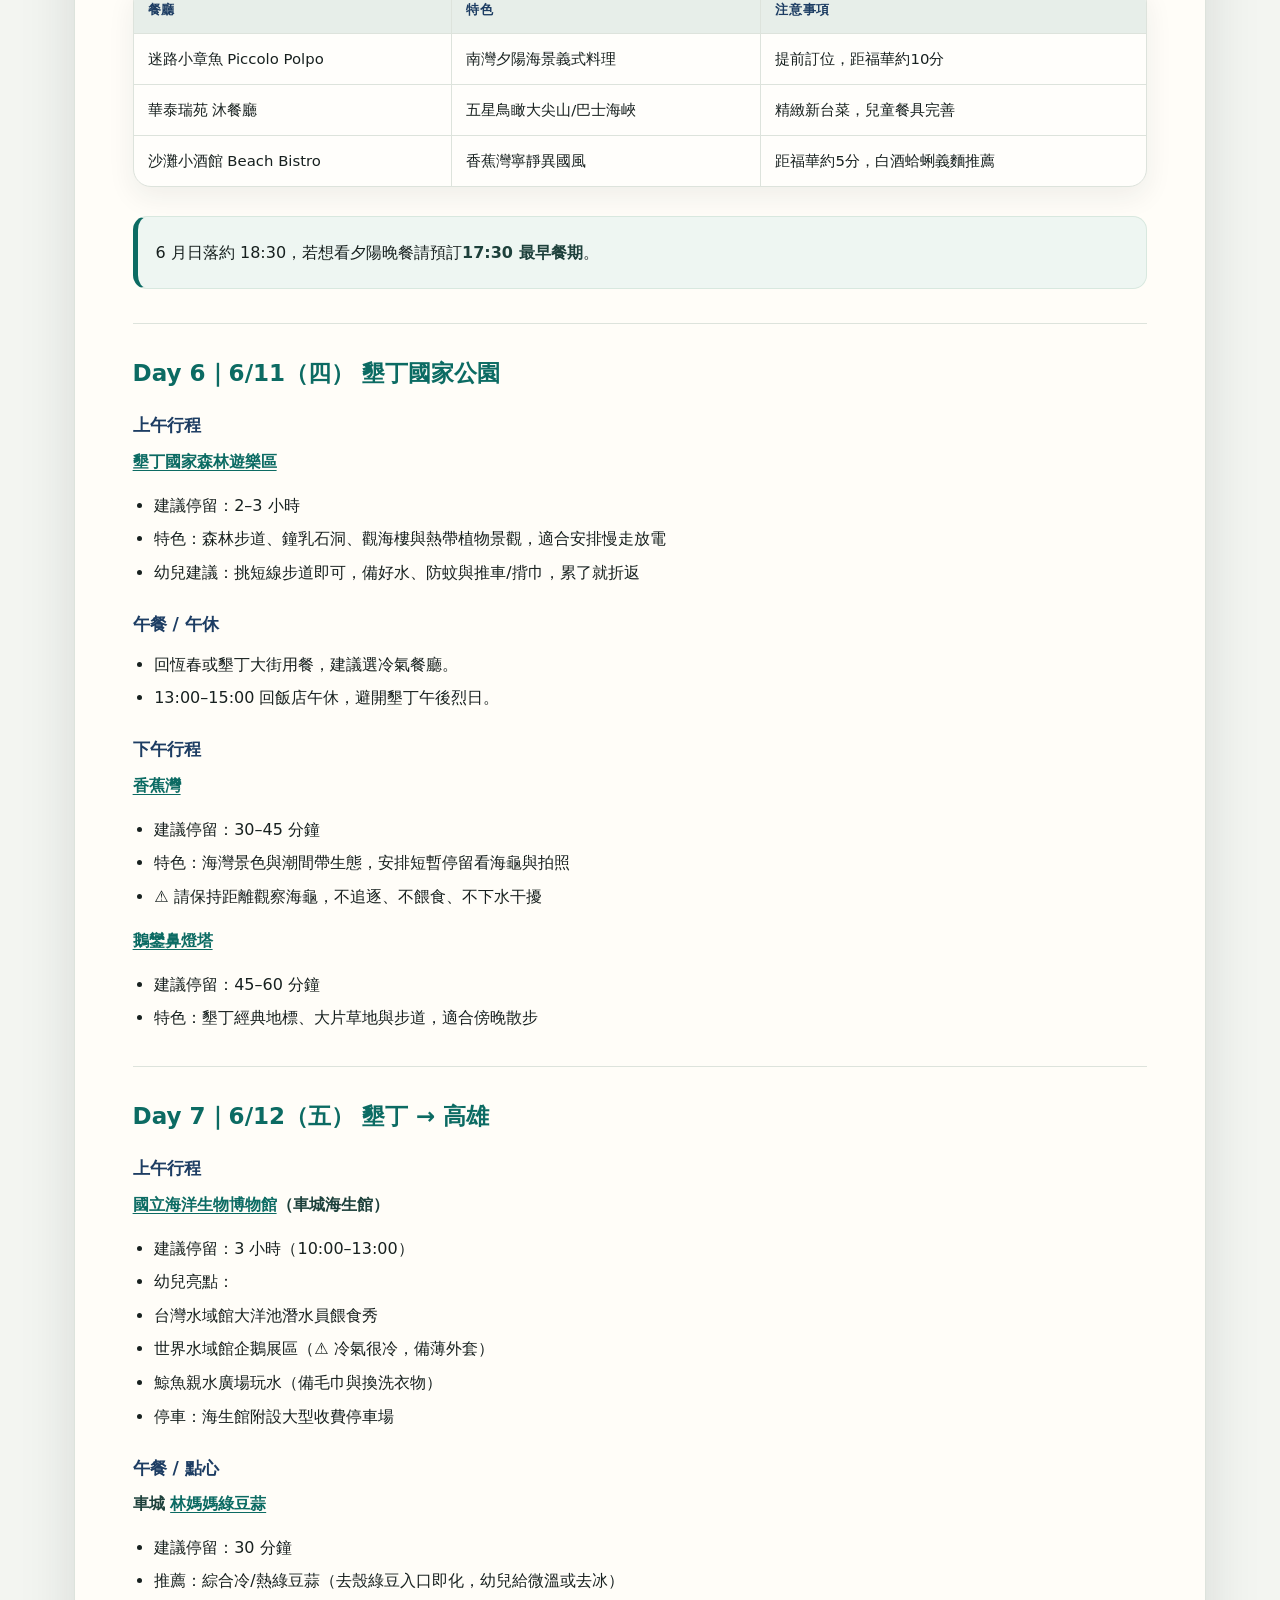
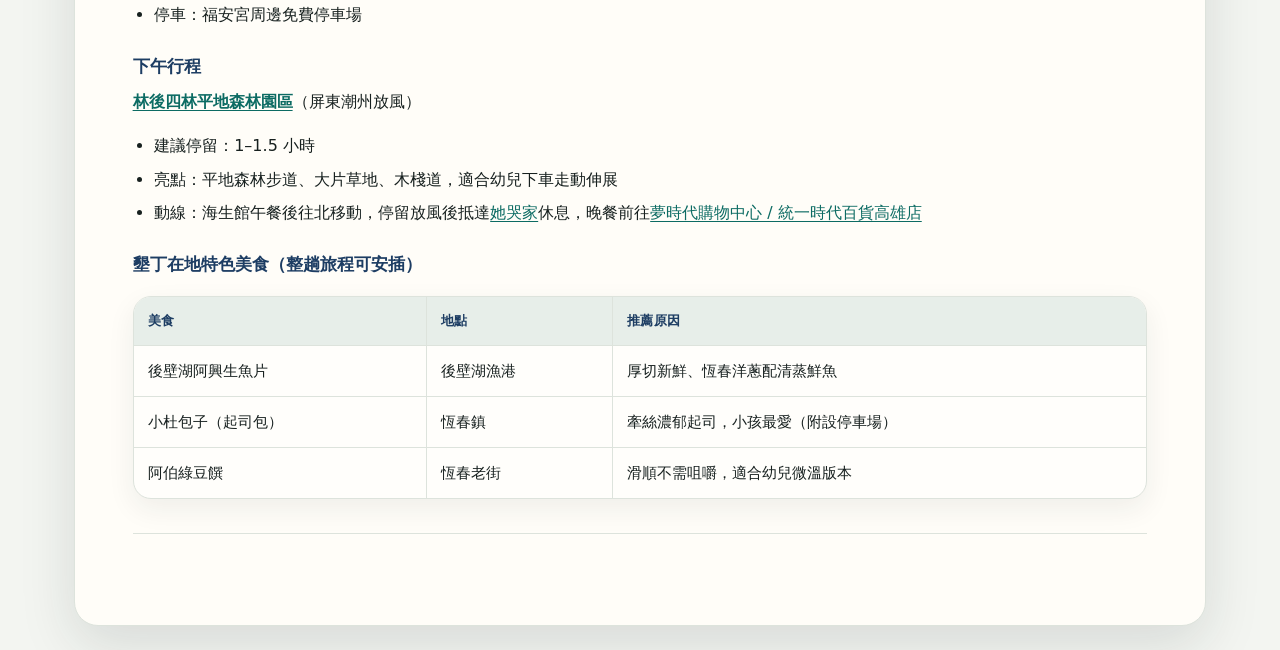
<file: kenting.html>
<!doctype html>
<html lang="zh-Hant">
  <head>
    <meta charset="utf-8">
    <meta name="viewport" content="width=device-width, initial-scale=1">
    <title>墾丁・恆春 Day 5–7｜2026 花東・墾丁・高雄親子自駕旅遊</title>
    <link rel="stylesheet" href="styles.css">
  </head>
  <body>
        <div class="shell">
      <aside class="site-nav"><details><summary>頁面導覽</summary>
        <nav><a class="level-2" href="travel-report.html#行程總覽">行程總覽</a><a class="level-3" href="travel-report.html#完整行程表">完整行程表</a><a class="level-2" href="hualien.html">花蓮 Day 1–2</a><a class="level-2" href="taitung.html">台東 Day 3–4</a><a class="level-2 current" href="kenting.html">墾丁・恆春 Day 5–7</a><a class="level-2" href="kaohsiung.html">高雄 Day 7–9</a><a class="level-2" href="hotels.html">住宿推薦彙整</a>
        </nav>
      </details>
      </aside>
      <main>
<h2 id="墾丁恆春-day-57"><a class="anchor" href="#墾丁恆春-day-57" aria-label="前往本段">#</a>墾丁・恆春 Day 5–7
        </h2>
        <h3 id="住宿安排-2"><a class="anchor" href="#住宿安排-2" aria-label="前往本段">#</a>住宿安排
        </h3>
        <ul>
          <li>
            🏨<a href="https://maps.app.goo.gl/hakgmvMY2a4BrWKS9" target="_blank" rel="noopener noreferrer">墾丁福華渡假飯店</a>（6/10–6/12，連住兩晚）
          </li>
          <li>
            Day 5 下午先入住與午休，再步行或短程移動到小灣沙灘。
          </li>
          <li>
            Day 6 多留一天在墾丁，上午安排墾丁國家森林遊樂區，下午前往香蕉灣與鵝鑾鼻燈塔。
          </li>
          <li>
            Day 7 早上由墾丁出發，前往國立海洋生物博物館（車城海生館）後一路往高雄。
          </li>
        </ul>
        <h3 id="day-5610三-台東-墾丁南迴公路"><a class="anchor" href="#day-5610三-台東-墾丁南迴公路" aria-label="前往本段">#</a>Day 5｜6/10（三） 台東 → 墾丁（南迴公路）
        </h3>
        <h4 id="上午行程-3"><a class="anchor" href="#上午行程-3" aria-label="前往本段">#</a>上午行程
        </h4>
        <p><strong><a href="https://maps.app.goo.gl/XDv8ALDc1JYhvSZn9" target="_blank" rel="noopener noreferrer">大武之心南迴驛站</a></strong>（原太麻里驛站）
        </p>
        <ul>
          <li>
            全新休息站，廣大戶外廣場，漁港海景
          </li>
          <li>
            適合：下車走動、補充點心、上廁所
          </li>
          <li>
            冷氣、乾淨廁所，幼兒友善
          </li>
        </ul>
        <p><strong>備用放風點：枋山 品味軒休息站</strong>
        </p>
        <ul>
          <li>
            廣大停車場，旁有遼闊海岸線，裝置藝術可轉移注意力
          </li>
        </ul>
        <h4 id="午餐"><a class="anchor" href="#午餐" aria-label="前往本段">#</a>午餐
        </h4>
        <p><strong>波波廚房</strong>（義式餐廳）
        </p>
        <ul>
          <li>
            抵達時間約 12:25
          </li>
          <li>
            ⚠️<strong>必須提前訂位</strong>，帶幼兒現場候位非常辛苦
          </li>
          <li>
            若訂不到位，可改去後壁湖「阿興生魚片」
          </li>
        </ul>
        <h4 id="下午行程-3"><a class="anchor" href="#下午行程-3" aria-label="前往本段">#</a>下午行程
        </h4>
        <ul>
          <li><a href="https://maps.app.goo.gl/hakgmvMY2a4BrWKS9" target="_blank" rel="noopener noreferrer">墾丁福華渡假飯店</a>辦理入住 + 幼兒午休（13:45，避開烈日）
          </li>
          <li><strong>小灣沙灘</strong>（15:30）：堆城堡、踏浪、看落日
          </li>
          <li>
            遮陽傘租借約 300 元
          </li>
          <li>
            ⚠️ 務必備妥：挖沙工具、大毛巾、兒童換洗衣物 2 套
          </li>
        </ul>
        <h4 id="晚餐"><a class="anchor" href="#晚餐" aria-label="前往本段">#</a>晚餐
        </h4>
        <div class="table-wrap">
          <table>
            <thead>
              <tr>
                <th>
                  品項
                </th>
                <th>
                  幼兒建議
                </th>
                <th>
                  備註
                </th>
              </tr>
            </thead>
            <tbody>
              <tr>
                <td>
                  水煮玉米
                </td>
                <td>
                  軟糯好咬、清甜健康
                </td>
                <td>
                  推車上的好點心
                </td>
              </tr>
              <tr>
                <td>
                  手工QQ地瓜球
                </td>
                <td>
                  ⚠️ 必須先撕開或剪半，防止噎到
                </td>
                <td>
                  外酥內軟
                </td>
              </tr>
              <tr>
                <td>
                  現切水果攤
                </td>
                <td>
                  火龍果/木瓜/芭樂
                </td>
                <td>
                  補充纖維助排便
                </td>
              </tr>
              <tr>
                <td>
                  泰式香蕉煎餅
                </td>
                <td>
                  香蕉切片甜軟，小孩接受度高
                </td>
                <td>
                </td>
              </tr>
              <tr>
                <td>
                  勇伯燻茶鵝
                </td>
                <td>
                  大人宵夜
                </td>
                <td>
                </td>
              </tr>
            </tbody>
          </table>
        </div>
        <h4 id="墾丁景觀晚餐備選"><a class="anchor" href="#墾丁景觀晚餐備選" aria-label="前往本段">#</a>墾丁景觀晚餐（備選）
        </h4>
        <div class="table-wrap">
          <table>
            <thead>
              <tr>
                <th>
                  餐廳
                </th>
                <th>
                  特色
                </th>
                <th>
                  注意事項
                </th>
              </tr>
            </thead>
            <tbody>
              <tr>
                <td>
                  迷路小章魚 Piccolo Polpo
                </td>
                <td>
                  南灣夕陽海景義式料理
                </td>
                <td>
                  提前訂位，距福華約10分
                </td>
              </tr>
              <tr>
                <td>
                  華泰瑞苑 沐餐廳
                </td>
                <td>
                  五星鳥瞰大尖山/巴士海峽
                </td>
                <td>
                  精緻新台菜，兒童餐具完善
                </td>
              </tr>
              <tr>
                <td>
                  沙灘小酒館 Beach Bistro
                </td>
                <td>
                  香蕉灣寧靜異國風
                </td>
                <td>
                  距福華約5分，白酒蛤蜊義麵推薦
                </td>
              </tr>
            </tbody>
          </table>
        </div>
        <blockquote>
          <p>
            6 月日落約 18:30，若想看夕陽晚餐請預訂<strong>17:30 最早餐期</strong>。
          </p>
        </blockquote>
        <hr>
        <h3 id="day-6611四-墾丁國家公園"><a class="anchor" href="#day-6611四-墾丁國家公園" aria-label="前往本段">#</a>Day 6｜6/11（四） 墾丁國家公園
        </h3>
        <h4 id="上午行程-4"><a class="anchor" href="#上午行程-4" aria-label="前往本段">#</a>上午行程
        </h4>
        <p><strong><a href="https://maps.app.goo.gl/ZVh6W9NNfHNVYpyM6" target="_blank" rel="noopener noreferrer">墾丁國家森林遊樂區</a></strong>
        </p>
        <ul>
          <li>
            建議停留：2–3 小時
          </li>
          <li>
            特色：森林步道、鐘乳石洞、觀海樓與熱帶植物景觀，適合安排慢走放電
          </li>
          <li>
            幼兒建議：挑短線步道即可，備好水、防蚊與推車/揹巾，累了就折返
          </li>
        </ul>
        <h4 id="午餐-午休"><a class="anchor" href="#午餐-午休" aria-label="前往本段">#</a>午餐 / 午休
        </h4>
        <ul>
          <li>
            回恆春或墾丁大街用餐，建議選冷氣餐廳。
          </li>
          <li>
            13:00–15:00 回飯店午休，避開墾丁午後烈日。
          </li>
        </ul>
        <h4 id="下午行程-4"><a class="anchor" href="#下午行程-4" aria-label="前往本段">#</a>下午行程
        </h4>
        <p><strong><a href="https://maps.app.goo.gl/zc1ZCdibcnirCdCL6" target="_blank" rel="noopener noreferrer">香蕉灣</a></strong>
        </p>
        <ul>
          <li>
            建議停留：30–45 分鐘
          </li>
          <li>
            特色：海灣景色與潮間帶生態，安排短暫停留看海龜與拍照
          </li>
          <li>
            ⚠️ 請保持距離觀察海龜，不追逐、不餵食、不下水干擾
          </li>
        </ul>
        <p><strong><a href="https://maps.app.goo.gl/PnVwcGdEhucxugSi9" target="_blank" rel="noopener noreferrer">鵝鑾鼻燈塔</a></strong>
        </p>
        <ul>
          <li>
            建議停留：45–60 分鐘
          </li>
          <li>
            特色：墾丁經典地標、大片草地與步道，適合傍晚散步
          </li>
        </ul>
        <hr>
        <h3 id="day-7612五-墾丁-高雄"><a class="anchor" href="#day-7612五-墾丁-高雄" aria-label="前往本段">#</a>Day 7｜6/12（五） 墾丁 → 高雄
        </h3>
        <h4 id="上午行程-5"><a class="anchor" href="#上午行程-5" aria-label="前往本段">#</a>上午行程
        </h4>
        <p><strong><a href="https://maps.app.goo.gl/9idrofyZFeBXYjCo7" target="_blank" rel="noopener noreferrer">國立海洋生物博物館</a>（車城海生館）</strong>
        </p>
        <ul>
          <li>
            建議停留：3 小時（10:00–13:00）
          </li>
          <li>
            幼兒亮點：
          </li>
          <li>
            台灣水域館大洋池潛水員餵食秀
          </li>
          <li>
            世界水域館企鵝展區（⚠️ 冷氣很冷，備薄外套）
          </li>
          <li>
            鯨魚親水廣場玩水（備毛巾與換洗衣物）
          </li>
          <li>
            停車：海生館附設大型收費停車場
          </li>
        </ul>
        <h4 id="午餐-點心"><a class="anchor" href="#午餐-點心" aria-label="前往本段">#</a>午餐 / 點心
        </h4>
        <p><strong>車城 <a href="https://maps.app.goo.gl/2uZzLLTXj76FrdPb8" target="_blank" rel="noopener noreferrer">林媽媽綠豆蒜</a></strong>
        </p>
        <ul>
          <li>
            建議停留：30 分鐘
          </li>
          <li>
            推薦：綜合冷/熱綠豆蒜（去殼綠豆入口即化，幼兒給微溫或去冰）
          </li>
          <li>
            停車：福安宮周邊免費停車場
          </li>
        </ul>
        <h4 id="下午行程-5"><a class="anchor" href="#下午行程-5" aria-label="前往本段">#</a>下午行程
        </h4>
        <p><strong><a href="https://maps.app.goo.gl/zNU98BJkUYDo8rqD8" target="_blank" rel="noopener noreferrer">林後四林平地森林園區</a></strong>（屏東潮州放風）
        </p>
        <ul>
          <li>
            建議停留：1–1.5 小時
          </li>
          <li>
            亮點：平地森林步道、大片草地、木棧道，適合幼兒下車走動伸展
          </li>
          <li>
            動線：海生館午餐後往北移動，停留放風後抵達<a href="https://maps.app.goo.gl/FeRyoRjPgziD1CNR8" target="_blank" rel="noopener noreferrer">她哭家</a>休息，晚餐前往<a href="https://maps.app.goo.gl/beFBJTQfVJWjb9VTA" target="_blank" rel="noopener noreferrer">夢時代購物中心 / 統一時代百貨高雄店</a>
          </li>
        </ul>
        <h4 id="墾丁在地特色美食整趟旅程可安插"><a class="anchor" href="#墾丁在地特色美食整趟旅程可安插" aria-label="前往本段">#</a>墾丁在地特色美食（整趟旅程可安插）
        </h4>
        <div class="table-wrap">
          <table>
            <thead>
              <tr>
                <th>
                  美食
                </th>
                <th>
                  地點
                </th>
                <th>
                  推薦原因
                </th>
              </tr>
            </thead>
            <tbody>
              <tr>
                <td>
                  後壁湖阿興生魚片
                </td>
                <td>
                  後壁湖漁港
                </td>
                <td>
                  厚切新鮮、恆春洋蔥配清蒸鮮魚
                </td>
              </tr>
              <tr>
                <td>
                  小杜包子（起司包）
                </td>
                <td>
                  恆春鎮
                </td>
                <td>
                  牽絲濃郁起司，小孩最愛（附設停車場）
                </td>
              </tr>
              <tr>
                <td>
                  阿伯綠豆饌
                </td>
                <td>
                  恆春老街
                </td>
                <td>
                  滑順不需咀嚼，適合幼兒微溫版本
                </td>
              </tr>
            </tbody>
          </table>
        </div>
        <hr>
      </main>
    </div>
  </body>
</html>
</file>
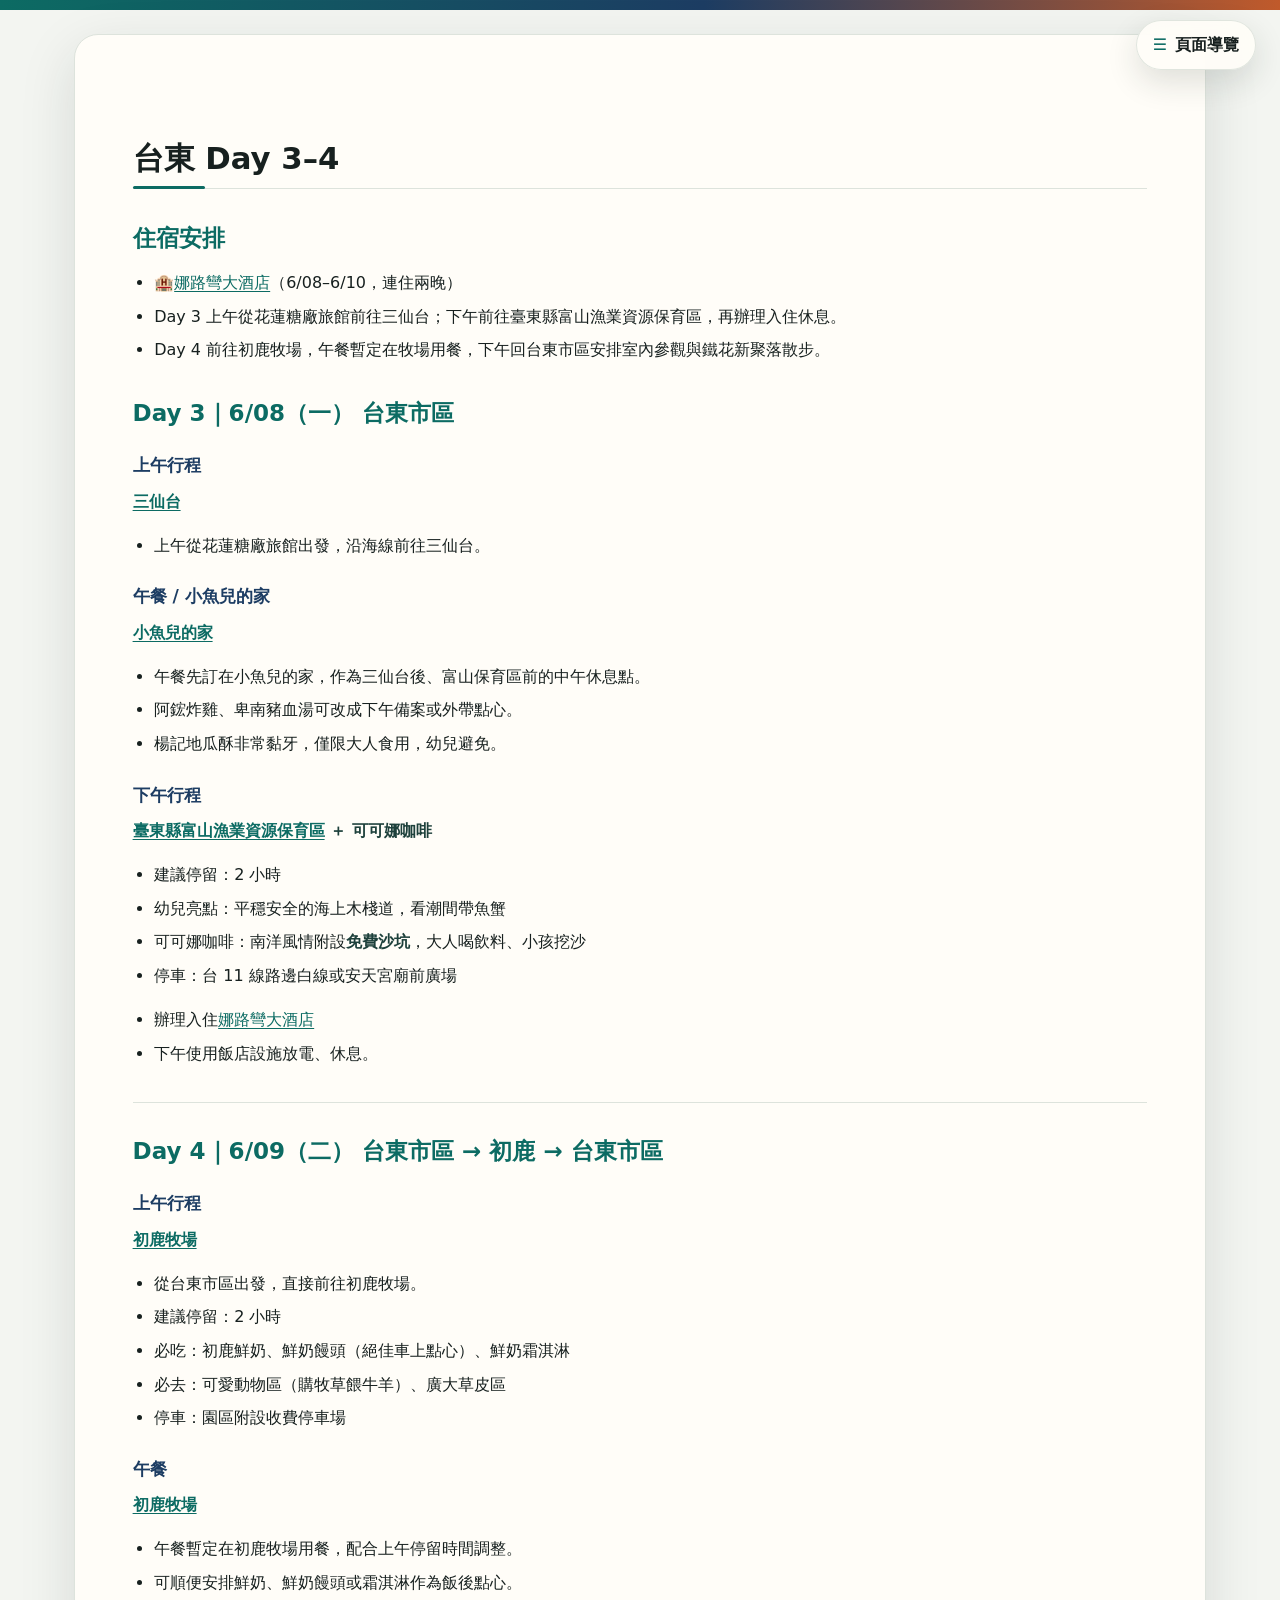
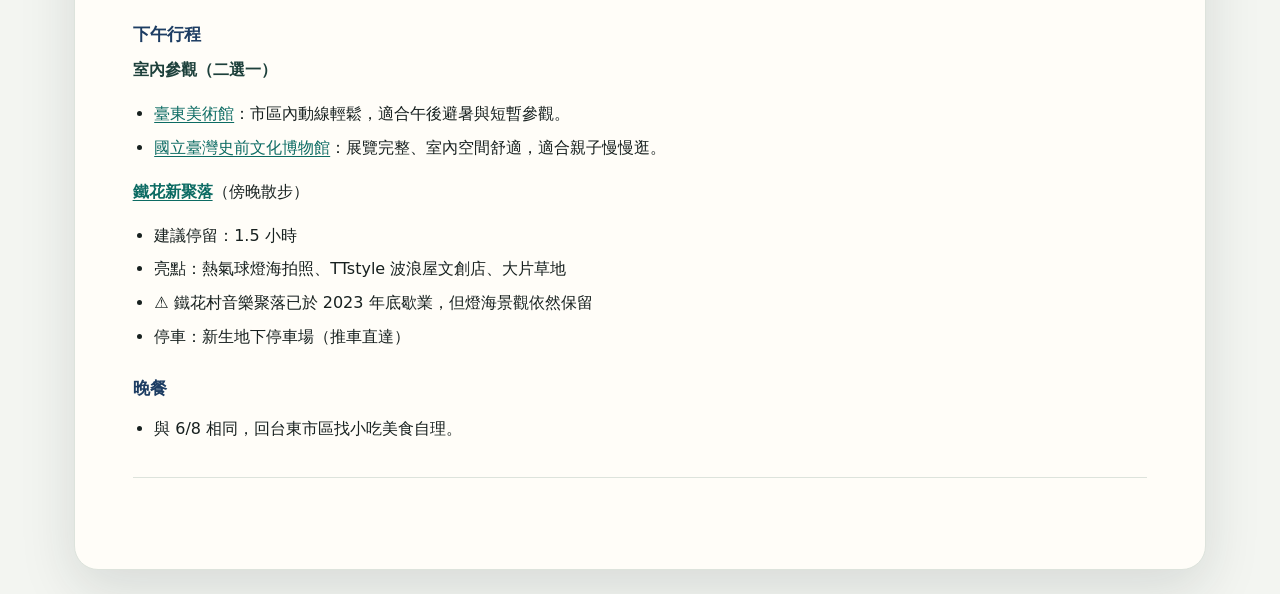
<file: taitung.html>
<!doctype html>
<html lang="zh-Hant">
  <head>
    <meta charset="utf-8">
    <meta name="viewport" content="width=device-width, initial-scale=1">
    <title>台東 Day 3–4｜2026 花東・墾丁・高雄親子自駕旅遊</title>
    <link rel="stylesheet" href="styles.css">
  </head>
  <body>
        <div class="shell">
      <aside class="site-nav"><details><summary>頁面導覽</summary>
        <nav><a class="level-2" href="travel-report.html#行程總覽">行程總覽</a><a class="level-3" href="travel-report.html#完整行程表">完整行程表</a><a class="level-2" href="hualien.html">花蓮 Day 1–2</a><a class="level-2 current" href="taitung.html">台東 Day 3–4</a><a class="level-2" href="kenting.html">墾丁・恆春 Day 5–7</a><a class="level-2" href="kaohsiung.html">高雄 Day 7–9</a><a class="level-2" href="hotels.html">住宿推薦彙整</a>
        </nav>
      </details>
      </aside>
      <main>
<h2 id="台東-day-34"><a class="anchor" href="#台東-day-34" aria-label="前往本段">#</a>台東 Day 3–4
        </h2>
        <h3 id="住宿安排"><a class="anchor" href="#住宿安排" aria-label="前往本段">#</a>住宿安排
        </h3>
        <ul>
          <li>
            🏨<a href="https://maps.app.goo.gl/UTFdqZ2UegujuhDb8" target="_blank" rel="noopener noreferrer">娜路彎大酒店</a>（6/08–6/10，連住兩晚）
          </li>
          <li>
            Day 3 上午從花蓮糖廠旅館前往三仙台；下午前往臺東縣富山漁業資源保育區，再辦理入住休息。
          </li>
          <li>
            Day 4 前往初鹿牧場，午餐暫定在牧場用餐，下午回台東市區安排室內參觀與鐵花新聚落散步。
          </li>
        </ul>
        <h3 id="day-3608一-台東市區"><a class="anchor" href="#day-3608一-台東市區" aria-label="前往本段">#</a>Day 3｜6/08（一） 台東市區
        </h3>
        <h4 id="上午行程"><a class="anchor" href="#上午行程" aria-label="前往本段">#</a>上午行程
        </h4>
        <p><strong><a href="https://maps.app.goo.gl/BoJRQnLLpLjws8bg7" target="_blank" rel="noopener noreferrer">三仙台</a></strong>
        </p>
        <ul>
          <li>
            上午從花蓮糖廠旅館出發，沿海線前往三仙台。
          </li>
        </ul>
        <h4 id="午餐-小魚兒的家"><a class="anchor" href="#午餐-小魚兒的家" aria-label="前往本段">#</a>午餐 / 小魚兒的家
        </h4>
        <p><strong><a href="https://maps.app.goo.gl/AtdUznAi25MxtW8t8" target="_blank" rel="noopener noreferrer">小魚兒的家</a></strong>
        </p>
        <ul>
          <li>
            午餐先訂在小魚兒的家，作為三仙台後、富山保育區前的中午休息點。
          </li>
          <li>
            阿鋐炸雞、卑南豬血湯可改成下午備案或外帶點心。
          </li>
          <li>
            楊記地瓜酥非常黏牙，僅限大人食用，幼兒避免。
          </li>
        </ul>
        <h4 id="下午行程"><a class="anchor" href="#下午行程" aria-label="前往本段">#</a>下午行程
        </h4>
        <p><strong><a href="https://maps.app.goo.gl/Y7JGCKTCoQpr8TP26" target="_blank" rel="noopener noreferrer">臺東縣富山漁業資源保育區</a> ＋ 可可娜咖啡</strong>
        </p>
        <ul>
          <li>
            建議停留：2 小時
          </li>
          <li>
            幼兒亮點：平穩安全的海上木棧道，看潮間帶魚蟹
          </li>
          <li>
            可可娜咖啡：南洋風情附設<strong>免費沙坑</strong>，大人喝飲料、小孩挖沙
          </li>
          <li>
            停車：台 11 線路邊白線或安天宮廟前廣場
          </li>
        </ul>
        <ul>
          <li>
            辦理入住<a href="https://maps.app.goo.gl/UTFdqZ2UegujuhDb8" target="_blank" rel="noopener noreferrer">娜路彎大酒店</a>
          </li>
          <li>
            下午使用飯店設施放電、休息。
          </li>
        </ul>
        <hr>
        <h3 id="day-4609二-台東市區-初鹿-台東市區"><a class="anchor" href="#day-4609二-台東市區-初鹿-台東市區" aria-label="前往本段">#</a>Day 4｜6/09（二） 台東市區 → 初鹿 → 台東市區
        </h3>
        <h4 id="上午行程-2"><a class="anchor" href="#上午行程-2" aria-label="前往本段">#</a>上午行程
        </h4>
        <p><strong><a href="https://maps.app.goo.gl/E6WuoXkg5KR6cZDbA" target="_blank" rel="noopener noreferrer">初鹿牧場</a></strong>
        </p>
        <ul>
          <li>
            從台東市區出發，直接前往初鹿牧場。
          </li>
          <li>
            建議停留：2 小時
          </li>
          <li>
            必吃：初鹿鮮奶、鮮奶饅頭（絕佳車上點心）、鮮奶霜淇淋
          </li>
          <li>
            必去：可愛動物區（購牧草餵牛羊）、廣大草皮區
          </li>
          <li>
            停車：園區附設收費停車場
          </li>
        </ul>
        <h4 id="午餐"><a class="anchor" href="#午餐" aria-label="前往本段">#</a>午餐
        </h4>
        <p><strong><a href="https://maps.app.goo.gl/E6WuoXkg5KR6cZDbA" target="_blank" rel="noopener noreferrer">初鹿牧場</a></strong>
        </p>
        <ul>
          <li>
            午餐暫定在初鹿牧場用餐，配合上午停留時間調整。
          </li>
          <li>
            可順便安排鮮奶、鮮奶饅頭或霜淇淋作為飯後點心。
          </li>
        </ul>
        <h4 id="下午行程-2"><a class="anchor" href="#下午行程-2" aria-label="前往本段">#</a>下午行程
        </h4>
        <p><strong>室內參觀（二選一）</strong>
        </p>
        <ul>
          <li>
            <a href="https://maps.app.goo.gl/PoY6ZiaZzvAb4GCA6" target="_blank" rel="noopener noreferrer">臺東美術館</a>：市區內動線輕鬆，適合午後避暑與短暫參觀。
          </li>
          <li>
            <a href="https://maps.app.goo.gl/CwCy1bnF3c6PQJSx9" target="_blank" rel="noopener noreferrer">國立臺灣史前文化博物館</a>：展覽完整、室內空間舒適，適合親子慢慢逛。
          </li>
        </ul>
        <p><strong><a href="https://maps.app.goo.gl/1PsmcJ3pRQ9o3RPR8" target="_blank" rel="noopener noreferrer">鐵花新聚落</a></strong>（傍晚散步）
        </p>
        <ul>
          <li>
            建議停留：1.5 小時
          </li>
          <li>
            亮點：熱氣球燈海拍照、TTstyle 波浪屋文創店、大片草地
          </li>
          <li>
            ⚠️ 鐵花村音樂聚落已於 2023 年底歇業，但燈海景觀依然保留
          </li>
          <li>
            停車：新生地下停車場（推車直達）
          </li>
        </ul>
        <h4 id="晚餐"><a class="anchor" href="#晚餐" aria-label="前往本段">#</a>晚餐
        </h4>
        <ul>
          <li>
            與 6/8 相同，回台東市區找小吃美食自理。
          </li>
        </ul>
        <hr>
      </main>
    </div>
  </body>
</html>
</file>
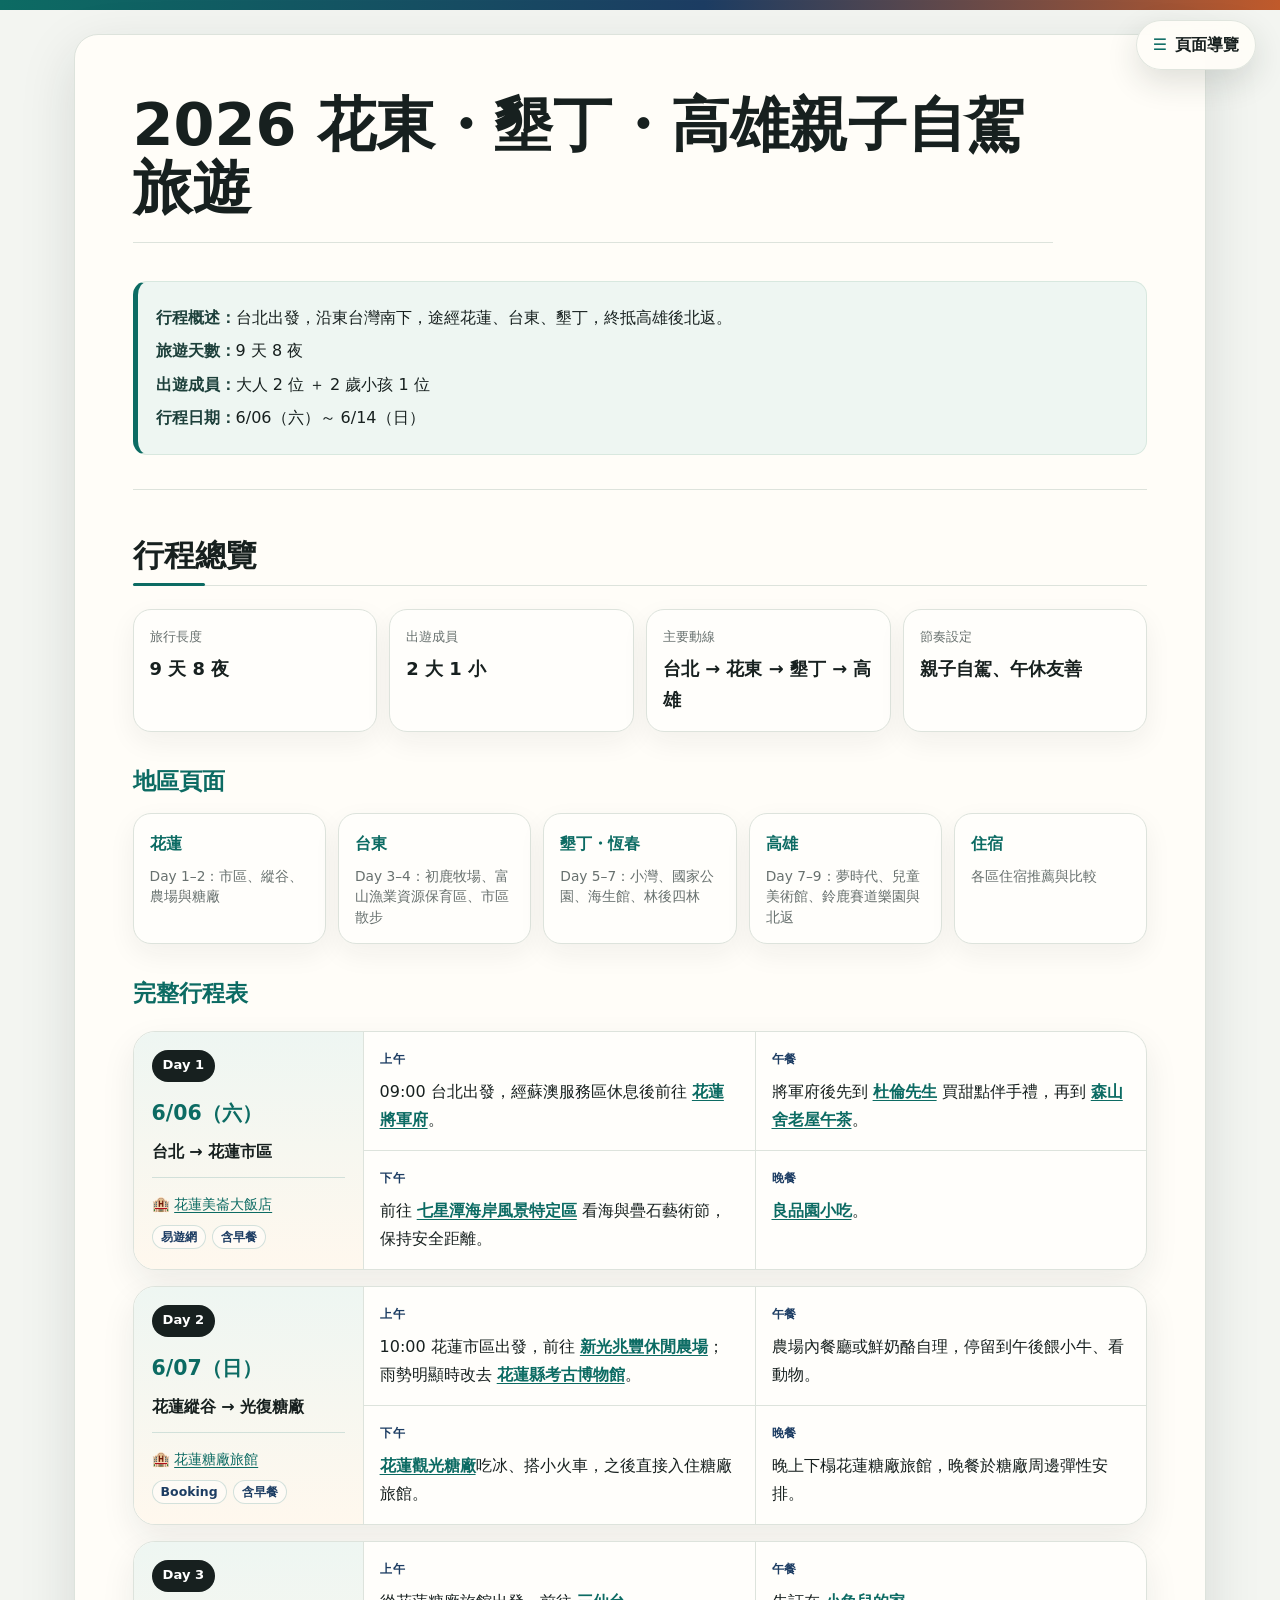
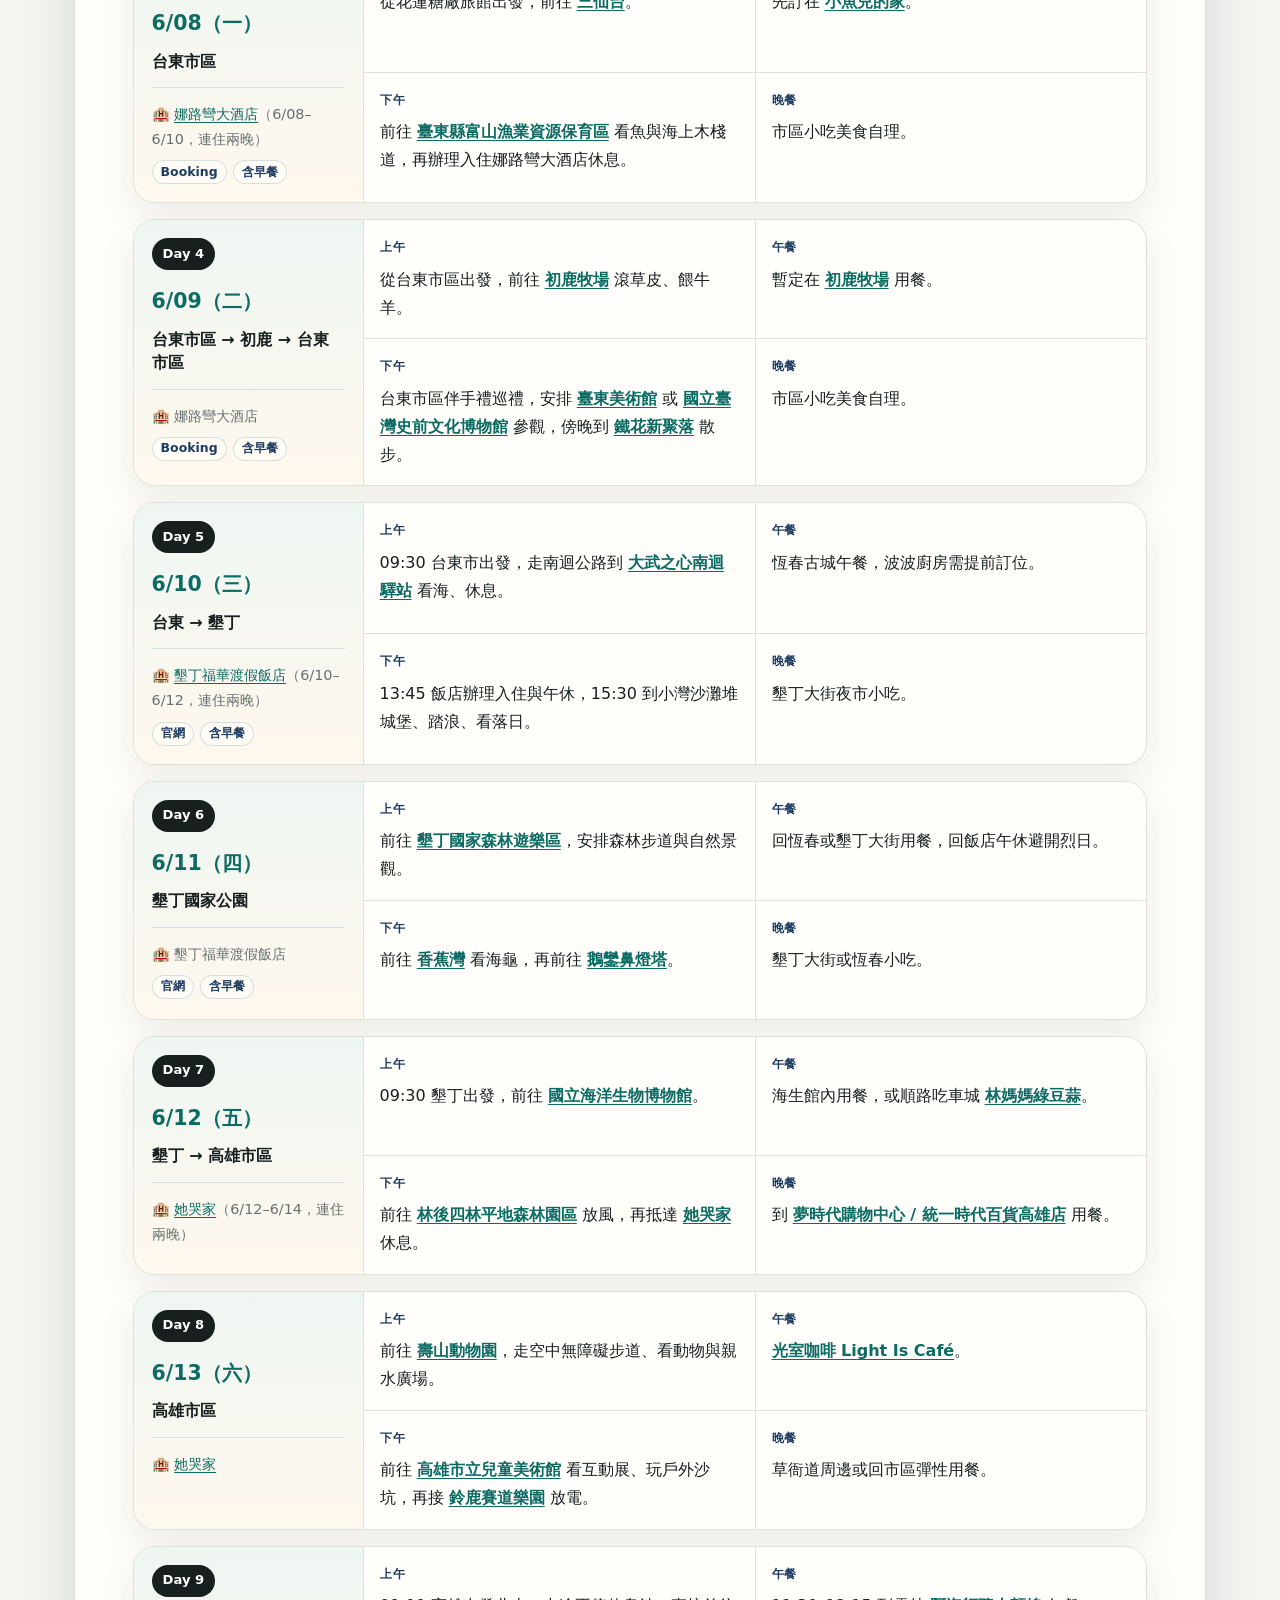
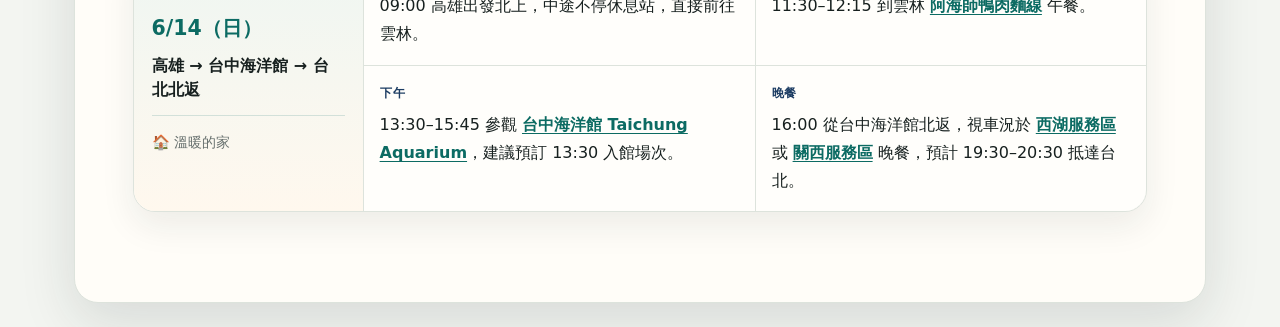
<file: travel-report.html>
<!doctype html>
<html lang="zh-Hant">
  <head>
    <meta charset="utf-8">
    <meta name="viewport" content="width=device-width, initial-scale=1">
    <title>2026 花東・墾丁・高雄親子自駕旅遊｜行程總覽</title>
    <link rel="stylesheet" href="styles.css">
  </head>
  <body>
    <div class="shell">
      <aside class="site-nav"><details><summary>頁面導覽</summary>
        <nav><a class="level-2 current" href="travel-report.html#行程總覽">行程總覽</a><a class="level-3" href="travel-report.html#完整行程表">完整行程表</a><a class="level-2" href="hualien.html">花蓮 Day 1–2</a><a class="level-2" href="taitung.html">台東 Day 3–4</a><a class="level-2" href="kenting.html">墾丁・恆春 Day 5–7</a><a class="level-2" href="kaohsiung.html">高雄 Day 7–9</a><a class="level-2" href="hotels.html">住宿推薦彙整</a>
        </nav>
      </details>
      </aside>
      <main>
        <h1 id="2026-花東墾丁高雄親子自駕旅遊">2026 花東・墾丁・高雄親子自駕旅遊</h1>
        <blockquote>
          <p><strong>行程概述：</strong>台北出發，沿東台灣南下，途經花蓮、台東、墾丁，終抵高雄後北返。</p>
          <p><strong>旅遊天數：</strong>9 天 8 夜</p>
          <p><strong>出遊成員：</strong>大人 2 位 ＋ 2 歲小孩 1 位</p>
          <p><strong>行程日期：</strong>6/06（六）～ 6/14（日）</p>
        </blockquote>

        <hr>
        <h2 id="行程總覽">行程總覽</h2>
        <div class="summary-grid">
          <div class="summary-card">
            <span>旅行長度</span>
            <strong>9 天 8 夜</strong>
          </div>
          <div class="summary-card">
            <span>出遊成員</span>
            <strong>2 大 1 小</strong>
          </div>
          <div class="summary-card">
            <span>主要動線</span>
            <strong>台北 → 花東 → 墾丁 → 高雄</strong>
          </div>
          <div class="summary-card">
            <span>節奏設定</span>
            <strong>親子自駕、午休友善</strong>
          </div>
        </div>

        <h3 id="地區頁面">地區頁面</h3>
        <div class="area-grid">
          <a class="area-card" href="hualien.html"><strong>花蓮</strong><span>Day 1–2：市區、縱谷、農場與糖廠</span></a>
          <a class="area-card" href="taitung.html"><strong>台東</strong><span>Day 3–4：初鹿牧場、富山漁業資源保育區、市區散步</span></a>
          <a class="area-card" href="kenting.html"><strong>墾丁・恆春</strong><span>Day 5–7：小灣、國家公園、海生館、林後四林</span></a>
          <a class="area-card" href="kaohsiung.html"><strong>高雄</strong><span>Day 7–9：夢時代、兒童美術館、鈴鹿賽道樂園與北返</span></a>
          <a class="area-card" href="hotels.html"><strong>住宿</strong><span>各區住宿推薦與比較</span></a>
        </div>

        <h3 id="完整行程表">完整行程表</h3>
        <div class="timeline">
          <article class="day-card">
            <div class="day-card__meta">
              <span class="day-card__day">Day 1</span>
              <span class="day-card__date">6/06（六）</span>
              <div class="day-card__route">台北 → 花蓮市區</div>
              <span class="day-card__stay">🏨 <a href="https://maps.app.goo.gl/XQbjMdF6q9JBoRjg6" target="_blank" rel="noopener noreferrer">花蓮美崙大飯店</a><span class="stay-tags"><span>易遊網</span><span>含早餐</span></span></span>
            </div>
            <div class="day-card__body">
              <section class="plan-block"><span class="plan-block__label">上午</span><p>09:00 台北出發，經蘇澳服務區休息後前往 <a href="https://maps.app.goo.gl/KEyNh7Xmm4biMWue8" target="_blank" rel="noopener noreferrer">花蓮將軍府</a>。</p></section>
              <section class="plan-block"><span class="plan-block__label">午餐</span><p>將軍府後先到 <a href="https://maps.app.goo.gl/PUrhXHm2AUZ8VAhf9" target="_blank" rel="noopener noreferrer">杜倫先生</a> 買甜點伴手禮，再到 <a href="https://maps.app.goo.gl/aggR2kgdwiRvy5ez7" target="_blank" rel="noopener noreferrer">森山舍老屋午茶</a>。</p></section>
              <section class="plan-block"><span class="plan-block__label">下午</span><p>前往 <a href="https://maps.app.goo.gl/ko9EMfVkUgKULwuv5" target="_blank" rel="noopener noreferrer">七星潭海岸風景特定區</a> 看海與疊石藝術節，保持安全距離。</p></section>
              <section class="plan-block"><span class="plan-block__label">晚餐</span><p><a href="https://maps.app.goo.gl/iEVrqzTUUbWWz5279?g_st=ic" target="_blank" rel="noopener noreferrer">良品園小吃</a>。</p></section>
            </div>
          </article>

          <article class="day-card">
            <div class="day-card__meta">
              <span class="day-card__day">Day 2</span>
              <span class="day-card__date">6/07（日）</span>
              <div class="day-card__route">花蓮縱谷 → 光復糖廠</div>
              <span class="day-card__stay">🏨 <a href="https://maps.app.goo.gl/y5axtPPMtjKob8ox6" target="_blank" rel="noopener noreferrer">花蓮糖廠旅館</a><span class="stay-tags"><span>Booking</span><span>含早餐</span></span></span>
            </div>
            <div class="day-card__body">
              <section class="plan-block"><span class="plan-block__label">上午</span><p>10:00 花蓮市區出發，前往 <a href="https://maps.app.goo.gl/9DMTCtG3RLHDRBK19" target="_blank" rel="noopener noreferrer">新光兆豐休閒農場</a>；雨勢明顯時改去 <a href="https://maps.google.com/?q=%E8%8A%B1%E8%93%AE%E7%B8%A3%E8%80%83%E5%8F%A4%E5%8D%9A%E7%89%A9%E9%A4%A8" target="_blank" rel="noopener noreferrer">花蓮縣考古博物館</a>。</p></section>
              <section class="plan-block"><span class="plan-block__label">午餐</span><p>農場內餐廳或鮮奶酪自理，停留到午後餵小牛、看動物。</p></section>
              <section class="plan-block"><span class="plan-block__label">下午</span><p><a href="https://maps.app.goo.gl/prsnEJCy7SnuZC7K9" target="_blank" rel="noopener noreferrer">花蓮觀光糖廠</a>吃冰、搭小火車，之後直接入住糖廠旅館。</p></section>
              <section class="plan-block"><span class="plan-block__label">晚餐</span><p>晚上下榻花蓮糖廠旅館，晚餐於糖廠周邊彈性安排。</p></section>
            </div>
          </article>

          <article class="day-card">
            <div class="day-card__meta">
              <span class="day-card__day">Day 3</span>
              <span class="day-card__date">6/08（一）</span>
              <div class="day-card__route">台東市區</div>
              <span class="day-card__stay">🏨 <a href="https://maps.app.goo.gl/UTFdqZ2UegujuhDb8" target="_blank" rel="noopener noreferrer">娜路彎大酒店</a>（6/08–6/10，連住兩晚）<span class="stay-tags"><span>Booking</span><span>含早餐</span></span></span>
            </div>
            <div class="day-card__body">
              <section class="plan-block"><span class="plan-block__label">上午</span><p>從花蓮糖廠旅館出發，前往 <a href="https://maps.app.goo.gl/BoJRQnLLpLjws8bg7" target="_blank" rel="noopener noreferrer">三仙台</a>。</p></section>
              <section class="plan-block"><span class="plan-block__label">午餐</span><p>先訂在 <a href="https://maps.app.goo.gl/AtdUznAi25MxtW8t8" target="_blank" rel="noopener noreferrer">小魚兒的家</a>。</p></section>
              <section class="plan-block"><span class="plan-block__label">下午</span><p>前往 <a href="https://maps.app.goo.gl/Y7JGCKTCoQpr8TP26" target="_blank" rel="noopener noreferrer">臺東縣富山漁業資源保育區</a> 看魚與海上木棧道，再辦理入住娜路彎大酒店休息。</p></section>
              <section class="plan-block"><span class="plan-block__label">晚餐</span><p>市區小吃美食自理。</p></section>
            </div>
          </article>

          <article class="day-card">
            <div class="day-card__meta">
              <span class="day-card__day">Day 4</span>
              <span class="day-card__date">6/09（二）</span>
              <div class="day-card__route">台東市區 → 初鹿 → 台東市區</div>
              <span class="day-card__stay">🏨 娜路彎大酒店<span class="stay-tags"><span>Booking</span><span>含早餐</span></span></span>
            </div>
            <div class="day-card__body">
              <section class="plan-block"><span class="plan-block__label">上午</span><p>從台東市區出發，前往 <a href="https://maps.app.goo.gl/E6WuoXkg5KR6cZDbA" target="_blank" rel="noopener noreferrer">初鹿牧場</a> 滾草皮、餵牛羊。</p></section>
              <section class="plan-block"><span class="plan-block__label">午餐</span><p>暫定在 <a href="https://maps.app.goo.gl/E6WuoXkg5KR6cZDbA" target="_blank" rel="noopener noreferrer">初鹿牧場</a> 用餐。</p></section>
              <section class="plan-block"><span class="plan-block__label">下午</span><p>台東市區伴手禮巡禮，安排 <a href="https://maps.app.goo.gl/PoY6ZiaZzvAb4GCA6" target="_blank" rel="noopener noreferrer">臺東美術館</a> 或 <a href="https://maps.app.goo.gl/CwCy1bnF3c6PQJSx9" target="_blank" rel="noopener noreferrer">國立臺灣史前文化博物館</a> 參觀，傍晚到 <a href="https://maps.app.goo.gl/1PsmcJ3pRQ9o3RPR8" target="_blank" rel="noopener noreferrer">鐵花新聚落</a> 散步。</p></section>
              <section class="plan-block"><span class="plan-block__label">晚餐</span><p>市區小吃美食自理。</p></section>
            </div>
          </article>

          <article class="day-card">
            <div class="day-card__meta">
              <span class="day-card__day">Day 5</span>
              <span class="day-card__date">6/10（三）</span>
              <div class="day-card__route">台東 → 墾丁</div>
              <span class="day-card__stay">🏨 <a href="https://maps.app.goo.gl/hakgmvMY2a4BrWKS9" target="_blank" rel="noopener noreferrer">墾丁福華渡假飯店</a>（6/10–6/12，連住兩晚）<span class="stay-tags"><span>官網</span><span>含早餐</span></span></span>
            </div>
            <div class="day-card__body">
              <section class="plan-block"><span class="plan-block__label">上午</span><p>09:30 台東市出發，走南迴公路到 <a href="https://maps.app.goo.gl/XDv8ALDc1JYhvSZn9" target="_blank" rel="noopener noreferrer">大武之心南迴驛站</a> 看海、休息。</p></section>
              <section class="plan-block"><span class="plan-block__label">午餐</span><p>恆春古城午餐，波波廚房需提前訂位。</p></section>
              <section class="plan-block"><span class="plan-block__label">下午</span><p>13:45 飯店辦理入住與午休，15:30 到小灣沙灘堆城堡、踏浪、看落日。</p></section>
              <section class="plan-block"><span class="plan-block__label">晚餐</span><p>墾丁大街夜市小吃。</p></section>
            </div>
          </article>

          <article class="day-card">
            <div class="day-card__meta">
              <span class="day-card__day">Day 6</span>
              <span class="day-card__date">6/11（四）</span>
              <div class="day-card__route">墾丁國家公園</div>
              <span class="day-card__stay">🏨 墾丁福華渡假飯店<span class="stay-tags"><span>官網</span><span>含早餐</span></span></span>
            </div>
            <div class="day-card__body">
              <section class="plan-block"><span class="plan-block__label">上午</span><p>前往 <a href="https://maps.app.goo.gl/ZVh6W9NNfHNVYpyM6" target="_blank" rel="noopener noreferrer">墾丁國家森林遊樂區</a>，安排森林步道與自然景觀。</p></section>
              <section class="plan-block"><span class="plan-block__label">午餐</span><p>回恆春或墾丁大街用餐，回飯店午休避開烈日。</p></section>
              <section class="plan-block"><span class="plan-block__label">下午</span><p>前往 <a href="https://maps.app.goo.gl/zc1ZCdibcnirCdCL6" target="_blank" rel="noopener noreferrer">香蕉灣</a> 看海龜，再前往 <a href="https://maps.app.goo.gl/PnVwcGdEhucxugSi9" target="_blank" rel="noopener noreferrer">鵝鑾鼻燈塔</a>。</p></section>
              <section class="plan-block"><span class="plan-block__label">晚餐</span><p>墾丁大街或恆春小吃。</p></section>
            </div>
          </article>

          <article class="day-card">
            <div class="day-card__meta">
              <span class="day-card__day">Day 7</span>
              <span class="day-card__date">6/12（五）</span>
              <div class="day-card__route">墾丁 → 高雄市區</div>
              <span class="day-card__stay">🏨 <a href="https://maps.app.goo.gl/FeRyoRjPgziD1CNR8" target="_blank" rel="noopener noreferrer">她哭家</a>（6/12–6/14，連住兩晚）</span>
            </div>
            <div class="day-card__body">
              <section class="plan-block"><span class="plan-block__label">上午</span><p>09:30 墾丁出發，前往 <a href="https://maps.app.goo.gl/9idrofyZFeBXYjCo7" target="_blank" rel="noopener noreferrer">國立海洋生物博物館</a>。</p></section>
              <section class="plan-block"><span class="plan-block__label">午餐</span><p>海生館內用餐，或順路吃車城 <a href="https://maps.app.goo.gl/2uZzLLTXj76FrdPb8" target="_blank" rel="noopener noreferrer">林媽媽綠豆蒜</a>。</p></section>
              <section class="plan-block"><span class="plan-block__label">下午</span><p>前往 <a href="https://maps.app.goo.gl/zNU98BJkUYDo8rqD8" target="_blank" rel="noopener noreferrer">林後四林平地森林園區</a> 放風，再抵達 <a href="https://maps.app.goo.gl/FeRyoRjPgziD1CNR8" target="_blank" rel="noopener noreferrer">她哭家</a> 休息。</p></section>
              <section class="plan-block"><span class="plan-block__label">晚餐</span><p>到 <a href="https://maps.app.goo.gl/beFBJTQfVJWjb9VTA" target="_blank" rel="noopener noreferrer">夢時代購物中心 / 統一時代百貨高雄店</a> 用餐。</p></section>
            </div>
          </article>

          <article class="day-card">
            <div class="day-card__meta">
              <span class="day-card__day">Day 8</span>
              <span class="day-card__date">6/13（六）</span>
              <div class="day-card__route">高雄市區</div>
              <span class="day-card__stay">🏨 <a href="https://maps.app.goo.gl/FeRyoRjPgziD1CNR8" target="_blank" rel="noopener noreferrer">她哭家</a></span>
            </div>
            <div class="day-card__body">
              <section class="plan-block"><span class="plan-block__label">上午</span><p>前往 <a href="https://maps.app.goo.gl/u48EFhk29w7CC5Y8A" target="_blank" rel="noopener noreferrer">壽山動物園</a>，走空中無障礙步道、看動物與親水廣場。</p></section>
              <section class="plan-block"><span class="plan-block__label">午餐</span><p><a href="https://maps.app.goo.gl/aLD68UjAWWir7sam8" target="_blank" rel="noopener noreferrer">光室咖啡 Light Is Café</a>。</p></section>
              <section class="plan-block"><span class="plan-block__label">下午</span><p>前往 <a href="https://maps.app.goo.gl/4RhQ1SyVKCTT5UaA6" target="_blank" rel="noopener noreferrer">高雄市立兒童美術館</a> 看互動展、玩戶外沙坑，再接 <a href="https://maps.app.goo.gl/foVTQZA2cX1ms9yQ6" target="_blank" rel="noopener noreferrer">鈴鹿賽道樂園</a> 放電。</p></section>
              <section class="plan-block"><span class="plan-block__label">晚餐</span><p>草衙道周邊或回市區彈性用餐。</p></section>
            </div>
          </article>

          <article class="day-card">
            <div class="day-card__meta">
              <span class="day-card__day">Day 9</span>
              <span class="day-card__date">6/14（日）</span>
              <div class="day-card__route">高雄 → 台中海洋館 → 台北北返</div>
              <span class="day-card__stay">🏠 溫暖的家</span>
            </div>
            <div class="day-card__body">
              <section class="plan-block"><span class="plan-block__label">上午</span><p>09:00 高雄出發北上，中途不停休息站，直接前往雲林。</p></section>
              <section class="plan-block"><span class="plan-block__label">午餐</span><p>11:30–12:15 到雲林 <a href="https://maps.app.goo.gl/iY9MBHGw7DcCjv966" target="_blank" rel="noopener noreferrer">阿海師鴨肉麵線</a> 午餐。</p></section>
              <section class="plan-block"><span class="plan-block__label">下午</span><p>13:30–15:45 參觀 <a href="https://maps.app.goo.gl/yTDjvNYZGQPRmdC6A" target="_blank" rel="noopener noreferrer">台中海洋館 Taichung Aquarium</a>，建議預訂 13:30 入館場次。</p></section>
              <section class="plan-block"><span class="plan-block__label">晚餐</span><p>16:00 從台中海洋館北返，視車況於 <a href="https://maps.app.goo.gl/aaxtssB2NrZuoV8SA" target="_blank" rel="noopener noreferrer">西湖服務區</a> 或 <a href="https://maps.app.goo.gl/n6nPFf7uvkx4Cjdo8" target="_blank" rel="noopener noreferrer">關西服務區</a> 晚餐，預計 19:30–20:30 抵達台北。</p></section>
            </div>
          </article>
        </div>
      </main>
    </div>
  </body>
</html>
</file>
<file: styles.css>
:root {
  color-scheme: light;
  --bg: #f3f5f1;
  --paper: #fffdf8;
  --ink: #17201f;
  --muted: #68716f;
  --line: #dde3dc;
  --accent: #0c6b63;
  --accent-2: #c05a2b;
  --accent-3: #1d3d63;
  --soft: #eef6f2;
  --warm: #fff4e8;
  --table-head: #e7eee9;
  --shadow: 0 18px 55px rgba(26, 40, 37, 0.13);
}
* { box-sizing: border-box; }
html { scroll-behavior: smooth; }
body {
  margin: 0;
  background: var(--bg);
  color: var(--ink);
  font-family: "Noto Sans TC", "Microsoft JhengHei", system-ui, -apple-system, BlinkMacSystemFont, "Segoe UI", sans-serif;
  line-height: 1.75;
}
body::before {
  content: "";
  display: block;
  height: 10px;
  background: linear-gradient(90deg, var(--accent), var(--accent-3) 55%, var(--accent-2));
}
.shell {
  position: relative;
  max-width: 1180px;
  margin: 0 auto;
  padding: 24px;
}
aside {
  position: fixed;
  top: 20px;
  right: 24px;
  z-index: 10;
  width: min(320px, calc(100vw - 32px));
  display: flex;
  justify-content: flex-end;
}
aside details {
  width: 100%;
  text-align: right;
}
summary {
  display: inline-flex;
  align-items: center;
  justify-content: center;
  min-height: 44px;
  padding: 10px 16px;
  border: 1px solid rgba(221, 227, 220, 0.9);
  border-radius: 999px;
  background: rgba(255, 253, 248, 0.92);
  box-shadow: 0 12px 32px rgba(26, 40, 37, 0.14);
  color: var(--ink);
  cursor: pointer;
  font-weight: 700;
  list-style: none;
  backdrop-filter: blur(14px);
}
summary::-webkit-details-marker {
  display: none;
}
summary::before {
  content: "☰";
  margin-right: 8px;
  color: var(--accent);
}
details[open] summary {
  background: var(--ink);
  border-color: var(--ink);
  color: #fff;
}
details[open] summary::before {
  content: "×";
  color: #fff;
  font-size: 1.1rem;
  line-height: 1;
}
details nav {
  margin-top: 10px;
  padding: 12px;
  max-height: min(70vh, 560px);
  overflow: auto;
  text-align: left;
  background: rgba(255, 253, 248, 0.96);
  border: 1px solid var(--line);
  border-radius: 18px;
  box-shadow: 0 20px 48px rgba(26, 40, 37, 0.18);
  backdrop-filter: blur(14px);
}
nav a {
  display: block;
  padding: 8px 10px;
  border-radius: 999px;
  color: var(--ink);
  text-decoration: none;
  font-size: 0.9rem;
  transition: background 0.16s ease, color 0.16s ease, transform 0.16s ease;
}
nav a:hover {
  background: var(--soft);
  color: var(--accent);
  transform: translateX(2px);
}
nav a.current {
  background: var(--ink);
  color: #fff;
}
nav .level-3 {
  margin-left: 8px;
  color: var(--muted);
  font-size: 0.84rem;
}
main {
  min-width: 0;
  background: var(--paper);
  border: 1px solid var(--line);
  border-radius: 24px;
  box-shadow: var(--shadow);
  padding: clamp(24px, 4.5vw, 64px);
}
h1, h2, h3, h4, h5, h6 {
  line-height: 1.28;
  margin: 1.5em 0 0.65em;
  color: var(--ink);
  letter-spacing: 0;
}
h1 {
  margin-top: 0;
  max-width: 920px;
  font-size: clamp(2.15rem, 4.6vw, 4.25rem);
  line-height: 1.08;
  padding-bottom: 22px;
  border-bottom: 1px solid var(--line);
}
h2 {
  position: relative;
  font-size: clamp(1.55rem, 2.4vw, 2.25rem);
  padding-bottom: 10px;
  border-bottom: 1px solid var(--line);
}
h2::after {
  content: "";
  position: absolute;
  left: 0;
  bottom: -1px;
  width: 72px;
  height: 3px;
  border-radius: 999px;
  background: var(--accent);
}
h3 {
  font-size: clamp(1.18rem, 1.8vw, 1.45rem);
  color: var(--accent);
}
h4 {
  font-size: 1.08rem;
  color: var(--accent-3);
}
.anchor {
  float: left;
  margin-left: -1.1em;
  padding-right: 0.25em;
  color: var(--accent-2);
  opacity: 0;
  text-decoration: none;
}
h1:hover .anchor, h2:hover .anchor, h3:hover .anchor, h4:hover .anchor { opacity: 1; }
p { margin: 0.7em 0; }
a { color: var(--accent); text-underline-offset: 3px; }
strong { color: #1d403b; }
blockquote {
  margin: 1.4em 0;
  padding: 16px 18px;
  background: var(--soft);
  border: 1px solid #d8e8df;
  border-left: 5px solid var(--accent);
  border-radius: 14px;
}
blockquote p { margin: 0.35em 0; }
hr { border: 0; border-top: 1px solid var(--line); margin: 34px 0; }
ul, ol { padding-left: 1.35em; }
li { margin: 0.35em 0; }
.summary-grid {
  display: grid;
  grid-template-columns: repeat(4, minmax(0, 1fr));
  gap: 12px;
  margin: 1.4em 0 1.8em;
}
.summary-card,
.area-card {
  background: #fffefb;
  border: 1px solid var(--line);
  border-radius: 18px;
  box-shadow: 0 10px 28px rgba(26, 40, 37, 0.06);
}
.summary-card {
  padding: 16px;
}
.summary-card span {
  display: block;
  color: var(--muted);
  font-size: 0.82rem;
}
.summary-card strong {
  display: block;
  margin-top: 4px;
  color: var(--ink);
  font-size: 1.12rem;
}
.area-grid {
  display: grid;
  grid-template-columns: repeat(5, minmax(0, 1fr));
  gap: 12px;
  margin: 1em 0 2em;
}
.area-card {
  display: block;
  min-height: 112px;
  padding: 16px;
  color: var(--ink);
  text-decoration: none;
  transition: transform 0.16s ease, border-color 0.16s ease, box-shadow 0.16s ease;
}
.area-card:hover {
  border-color: rgba(12, 107, 99, 0.4);
  box-shadow: 0 16px 36px rgba(26, 40, 37, 0.11);
  transform: translateY(-2px);
}
.area-card strong {
  display: block;
  color: var(--accent);
  font-size: 1rem;
}
.area-card span {
  display: block;
  margin-top: 8px;
  color: var(--muted);
  font-size: 0.86rem;
  line-height: 1.5;
}
.timeline {
  display: grid;
  gap: 16px;
  margin: 1.4em 0 2em;
}
.day-card {
  display: grid;
  grid-template-columns: minmax(170px, 230px) minmax(0, 1fr);
  overflow: hidden;
  background: #fffefb;
  border: 1px solid var(--line);
  border-radius: 22px;
  box-shadow: 0 14px 34px rgba(26, 40, 37, 0.08);
}
.day-card__meta {
  padding: 18px;
  background: linear-gradient(180deg, var(--soft), #fff8ee);
  border-right: 1px solid var(--line);
}
.day-card__day {
  display: inline-flex;
  align-items: center;
  min-height: 32px;
  padding: 4px 11px;
  border-radius: 999px;
  background: var(--ink);
  color: #fff;
  font-size: 0.82rem;
  font-weight: 700;
}
.day-card__date {
  display: block;
  margin-top: 14px;
  color: var(--accent);
  font-size: 1.28rem;
  font-weight: 800;
}
.day-card__route {
  margin-top: 8px;
  color: var(--ink);
  font-weight: 700;
  line-height: 1.45;
}
.day-card__stay {
  display: block;
  margin-top: 14px;
  padding-top: 14px;
  border-top: 1px solid rgba(12, 107, 99, 0.16);
  color: var(--muted);
  font-size: 0.9rem;
}
.stay-tags {
  display: flex;
  flex-wrap: wrap;
  gap: 6px;
  margin-top: 8px;
}
.stay-tags span {
  display: inline-flex;
  align-items: center;
  min-height: 24px;
  padding: 2px 8px;
  border: 1px solid rgba(12, 107, 99, 0.18);
  border-radius: 999px;
  background: rgba(255, 253, 248, 0.72);
  color: var(--accent-3);
  font-size: 0.78rem;
  font-weight: 800;
  line-height: 1.2;
}
.day-card__body {
  display: grid;
  grid-template-columns: repeat(2, minmax(0, 1fr));
  gap: 1px;
  background: var(--line);
}
.plan-block {
  min-height: 118px;
  padding: 16px;
  background: #fffefb;
}
.plan-block__label {
  display: block;
  margin-bottom: 8px;
  color: var(--accent-3);
  font-size: 0.78rem;
  font-weight: 800;
  letter-spacing: 0.08em;
}
.plan-block p {
  margin: 0;
}
.plan-block a {
  font-weight: 700;
}
.table-wrap {
  width: 100%;
  overflow-x: auto;
  margin: 1.3em 0 1.8em;
  border: 1px solid var(--line);
  border-radius: 18px;
  background: #fffefb;
  box-shadow: 0 10px 28px rgba(26, 40, 37, 0.07);
  -webkit-overflow-scrolling: touch;
}
table {
  width: 100%;
  min-width: 820px;
  border-collapse: collapse;
  font-size: 0.93rem;
}
th, td {
  padding: 12px 14px;
  border-bottom: 1px solid var(--line);
  border-right: 1px solid var(--line);
  vertical-align: top;
}
th:last-child, td:last-child { border-right: 0; }
.schedule-table tbody td:nth-child(6):last-child {
  border-right: 1px solid var(--line);
  box-shadow: inset -1px 0 0 var(--line);
}
.schedule-table td[rowspan] {
  border-left: 1px solid var(--line);
  box-shadow: inset 1px 0 0 var(--line);
}
tr:last-child td { border-bottom: 0; }
th {
  position: sticky;
  top: 0;
  z-index: 1;
  background: var(--table-head);
  color: var(--accent-3);
  text-align: left;
  white-space: nowrap;
  font-size: 0.84rem;
  letter-spacing: 0.04em;
}
@media (max-width: 920px) {
  body::before { height: 7px; }
  .shell {
    display: block;
    padding: 0;
  }
  aside {
    top: 12px;
    right: 12px;
    width: min(300px, calc(100vw - 24px));
  }
  summary {
    min-height: 40px;
    padding: 8px 13px;
    font-size: 0.9rem;
  }
  details nav {
    max-height: calc(100vh - 76px);
  }
  nav a {
    padding: 8px 12px;
    font-size: 0.84rem;
  }
  nav a:hover { transform: none; }
  nav .level-3 {
    margin-left: 0;
    font-size: 0.82rem;
  }
  main {
    margin: 12px;
    padding: 22px 16px 28px;
    border-radius: 18px;
  }
  h1 {
    font-size: clamp(2rem, 11vw, 3rem);
    padding-bottom: 16px;
  }
  h2 { margin-top: 1.35em; }
  .summary-grid,
  .area-grid {
    grid-template-columns: repeat(2, minmax(0, 1fr));
  }
  .area-card {
    min-height: 104px;
  }
  .day-card {
    grid-template-columns: 1fr;
  }
  .day-card__meta {
    border-right: 0;
    border-bottom: 1px solid var(--line);
  }
  blockquote {
    padding: 14px;
    border-radius: 12px;
  }
  .table-wrap {
    margin-left: -16px;
    margin-right: -16px;
    width: calc(100% + 32px);
    border-left: 0;
    border-right: 0;
    border-radius: 0;
  }
  table {
    min-width: 920px;
    font-size: 0.86rem;
  }
  .schedule-table {
    min-width: 1080px;
  }
  th, td {
    padding: 10px 11px;
  }
  .schedule-table th:first-child,
  .schedule-table td:first-child {
    position: sticky;
    left: 0;
    z-index: 2;
    background: #fffdf8;
    box-shadow: 1px 0 0 var(--line);
    min-width: 118px;
  }
  .schedule-table th:first-child {
    z-index: 3;
    background: var(--table-head);
  }
  .anchor { display: none; }
}
@media (max-width: 520px) {
  main {
    margin: 8px;
    padding: 18px 14px 24px;
  }
  p, li { font-size: 0.96rem; }
  .summary-grid,
  .area-grid {
    grid-template-columns: 1fr;
  }
  .day-card__body {
    grid-template-columns: 1fr;
  }
  .plan-block {
    min-height: auto;
  }
  .table-wrap {
    margin-left: -14px;
    margin-right: -14px;
    width: calc(100% + 28px);
  }
}
@media print {
  body { background: #fff; }
  .shell { display: block; max-width: none; padding: 0; }
  aside { display: none; }
  main { box-shadow: none; border: 0; padding: 0; }
  a { color: inherit; }
  .table-wrap { overflow: visible; }
  table { min-width: 0; font-size: 0.78rem; }
}
</file>
